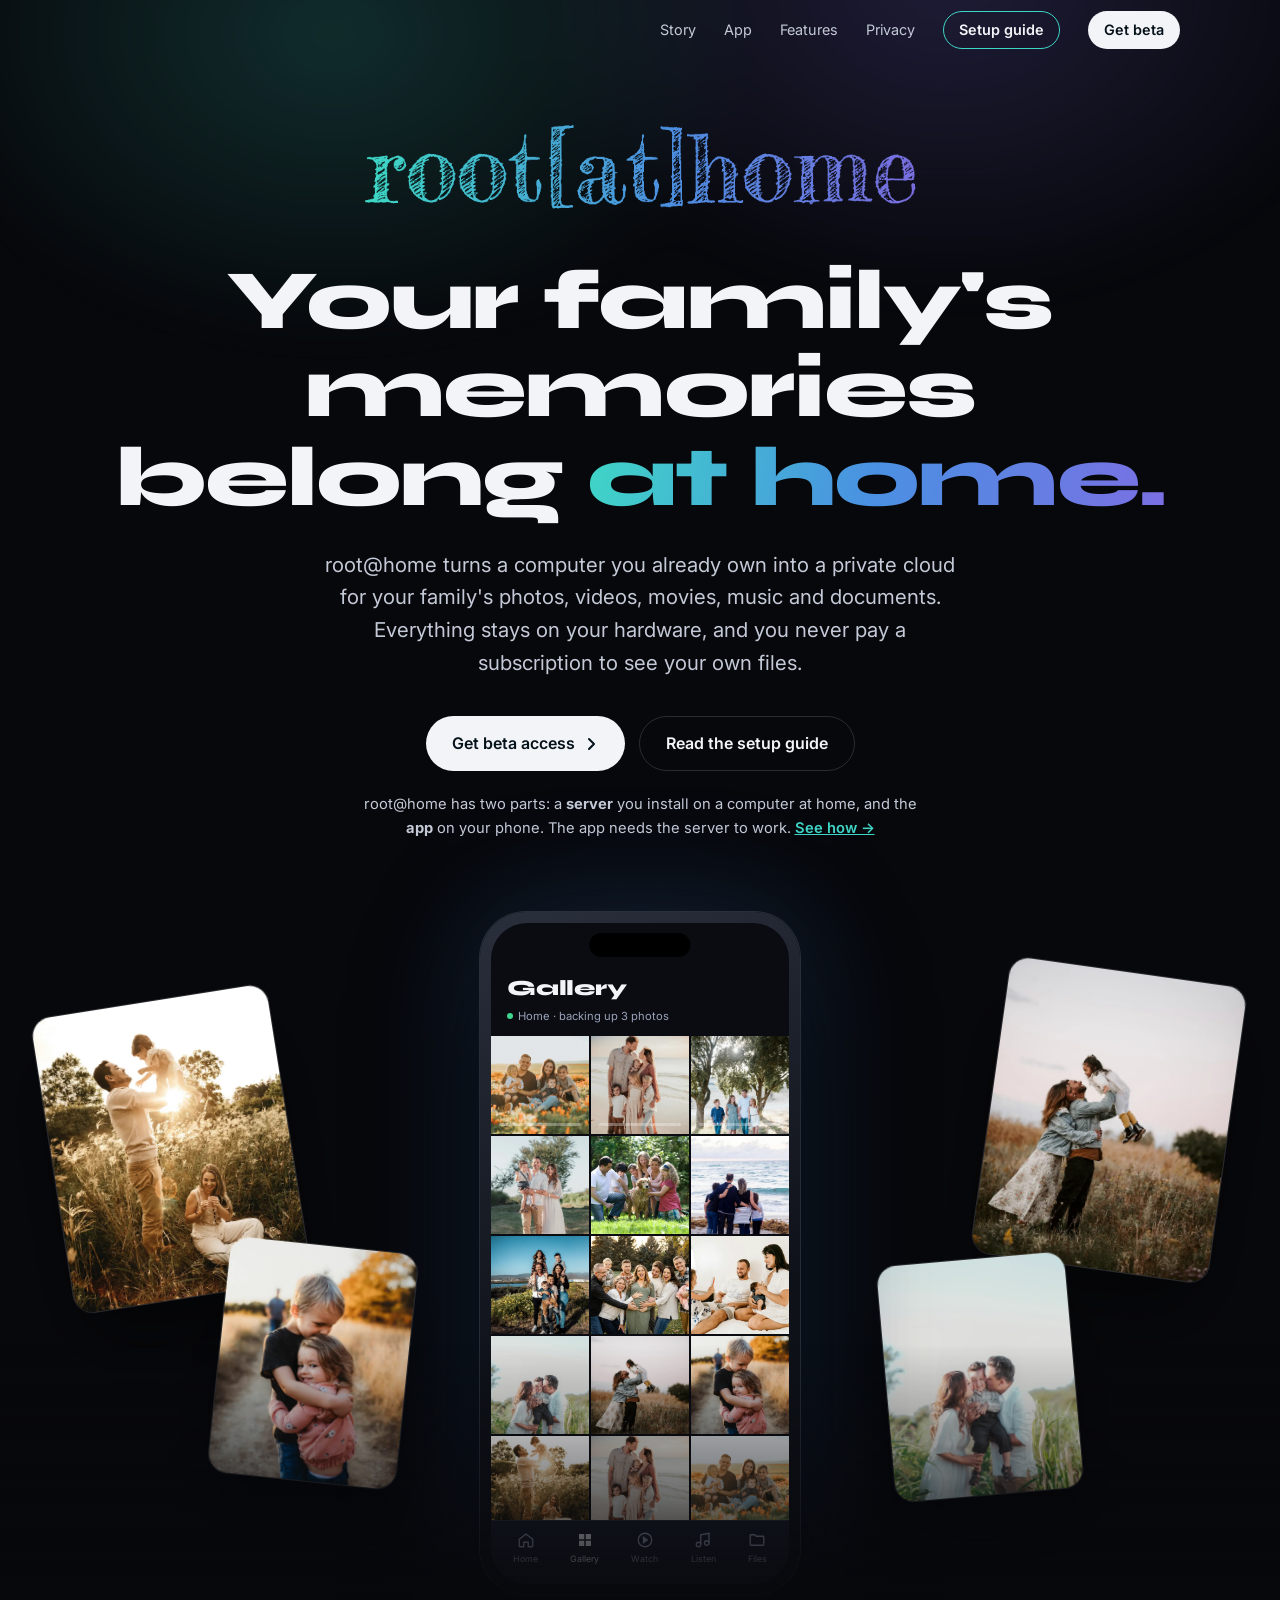
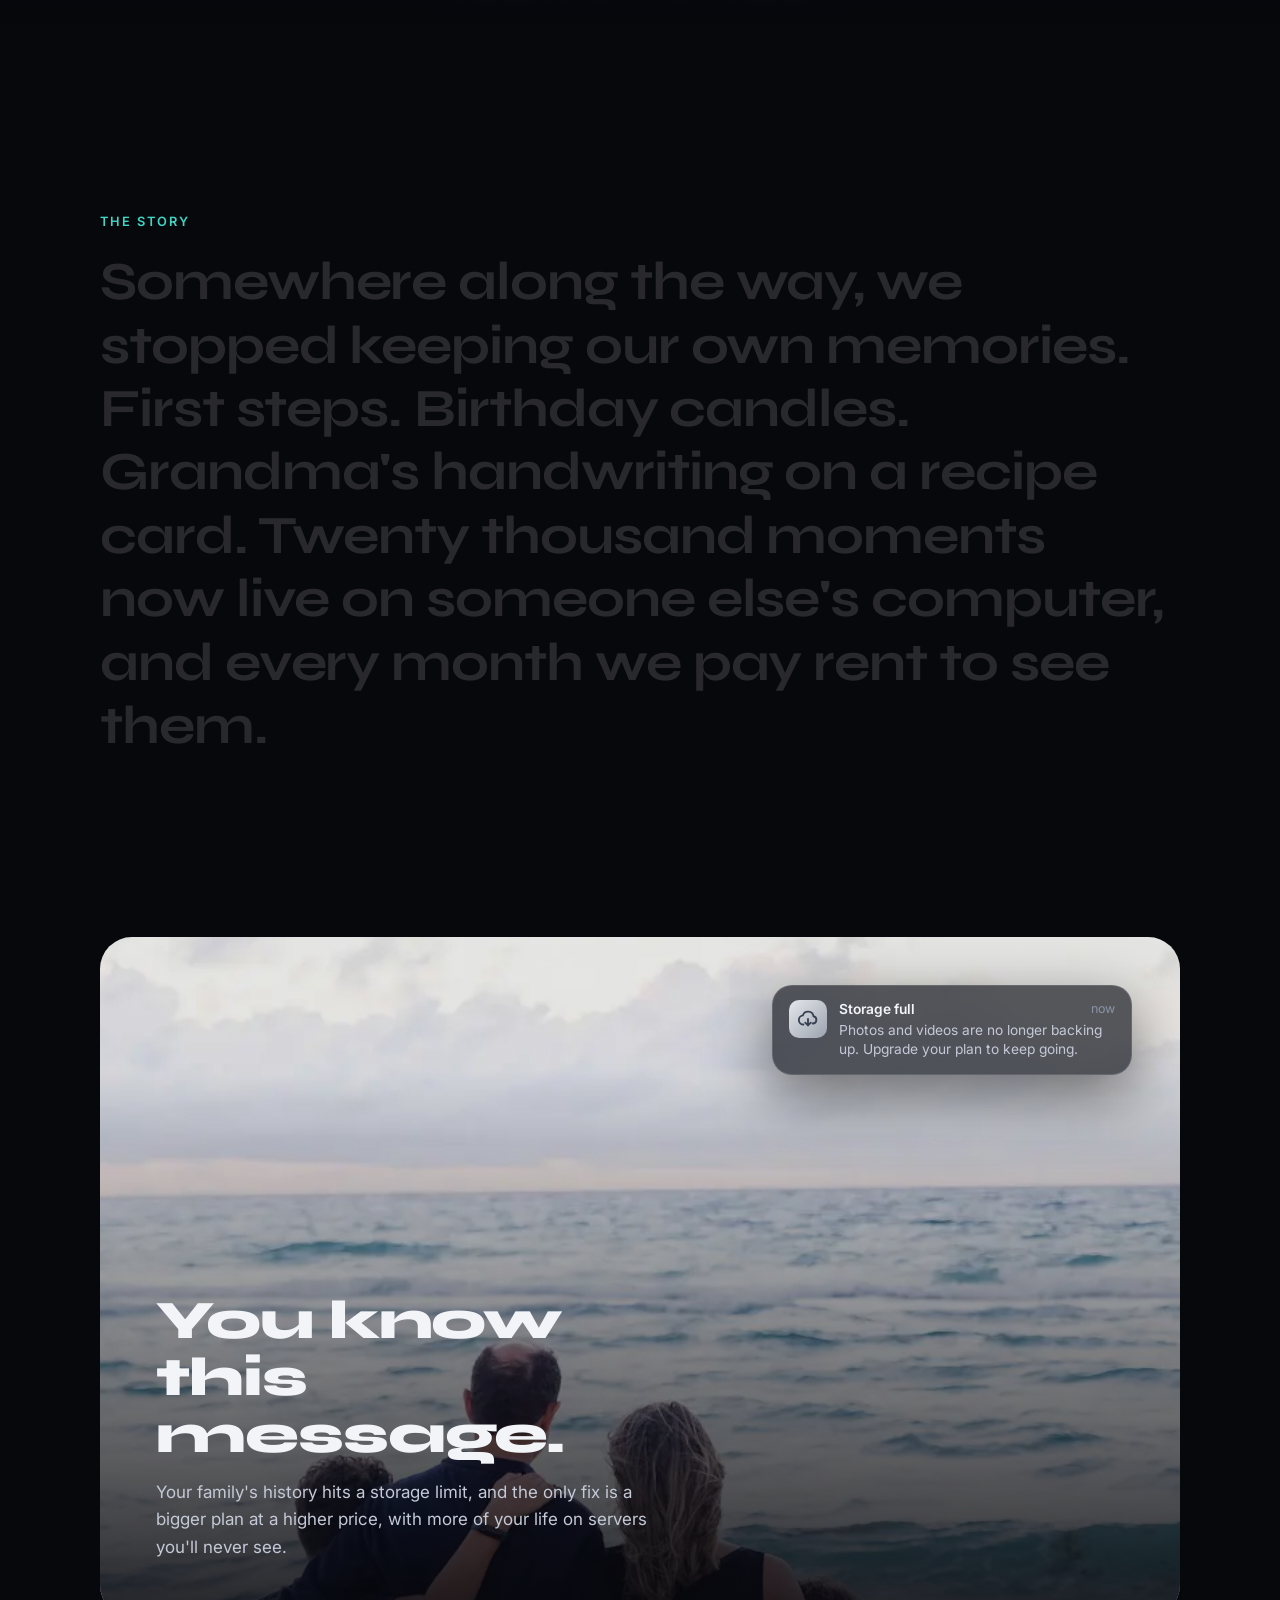
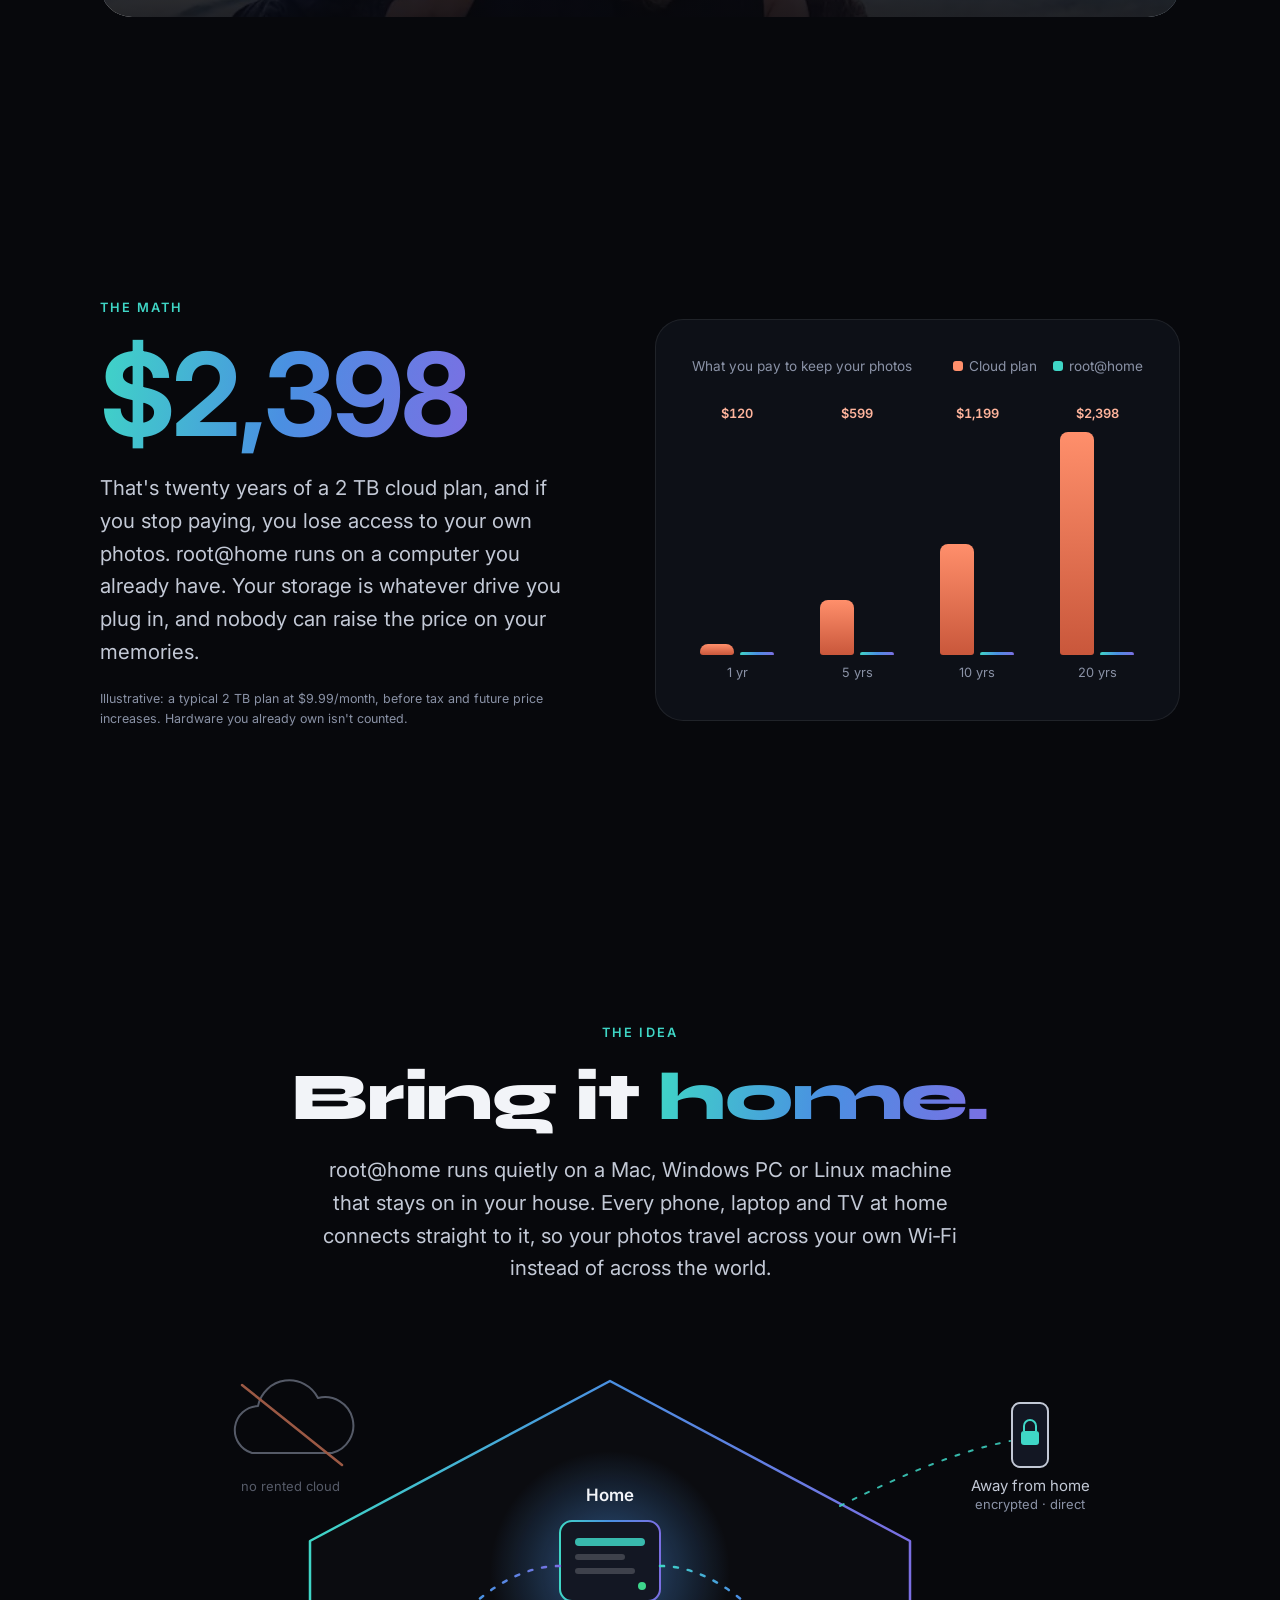
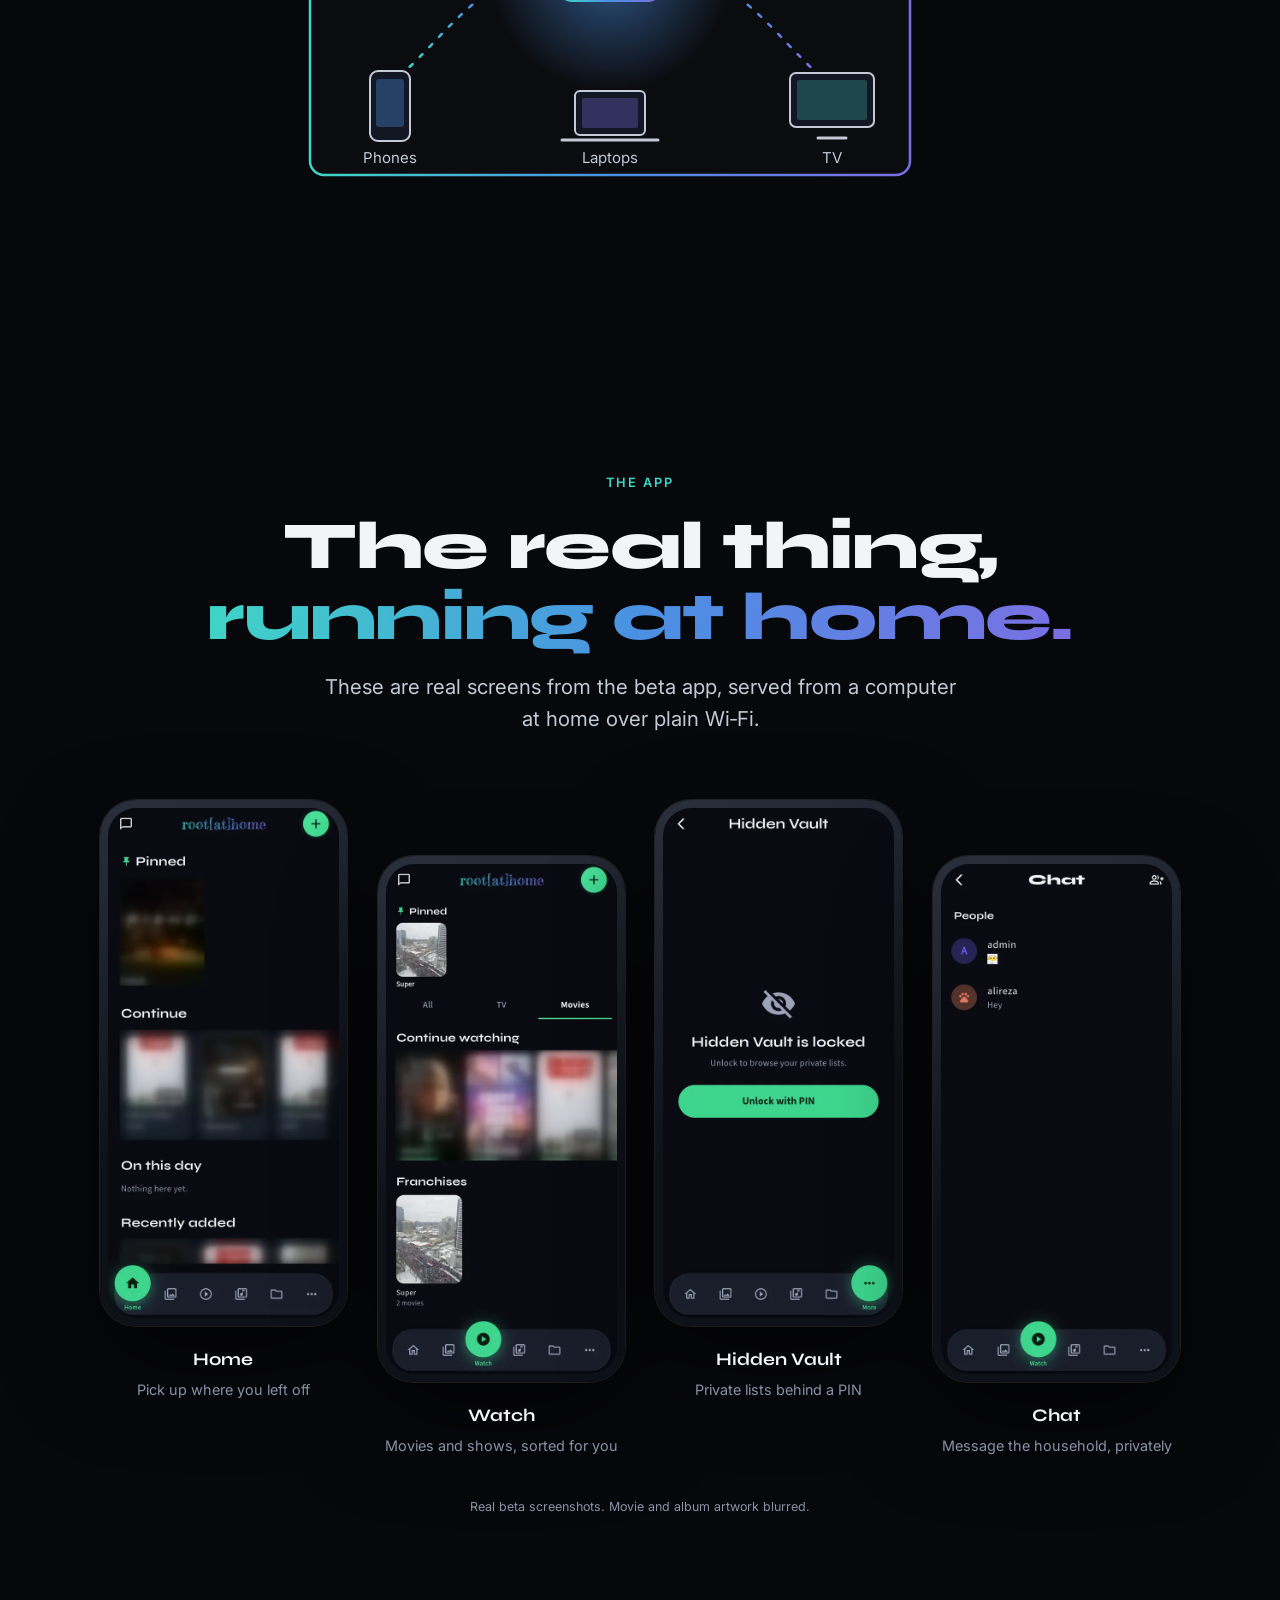
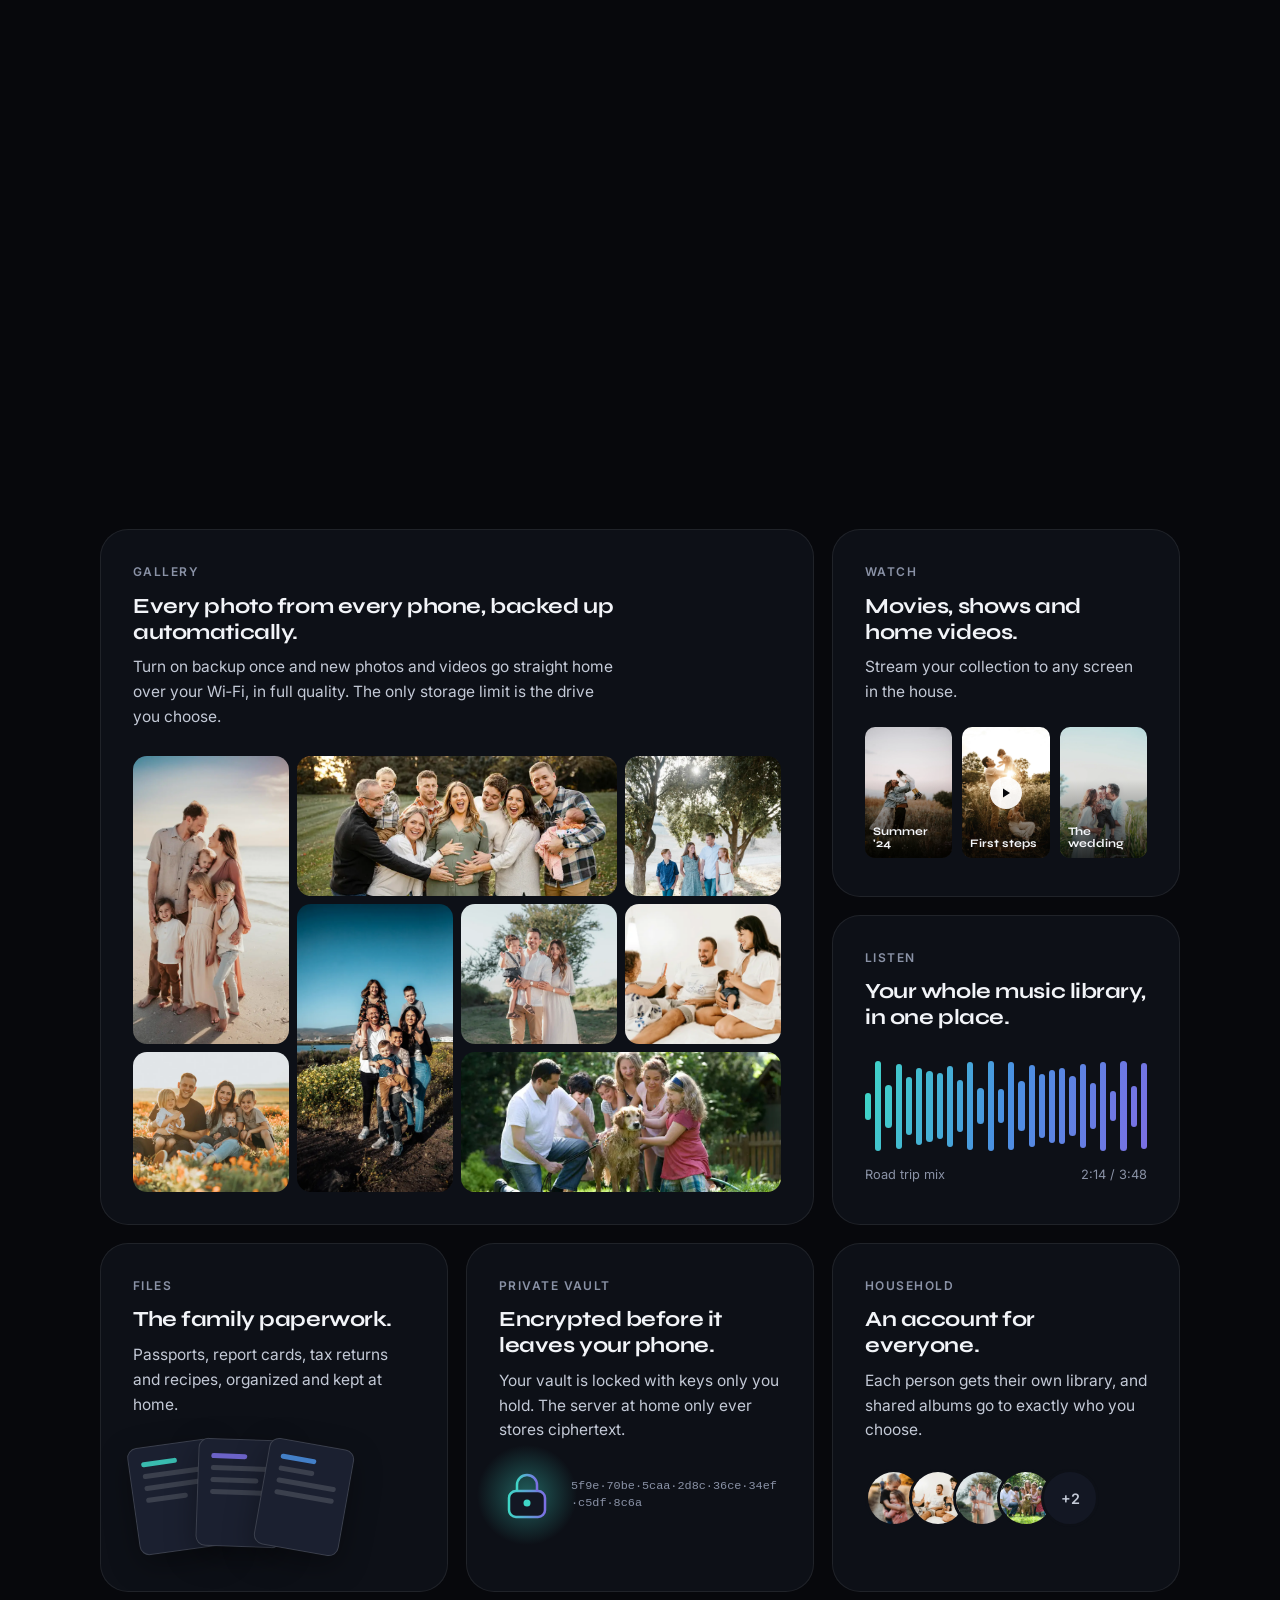
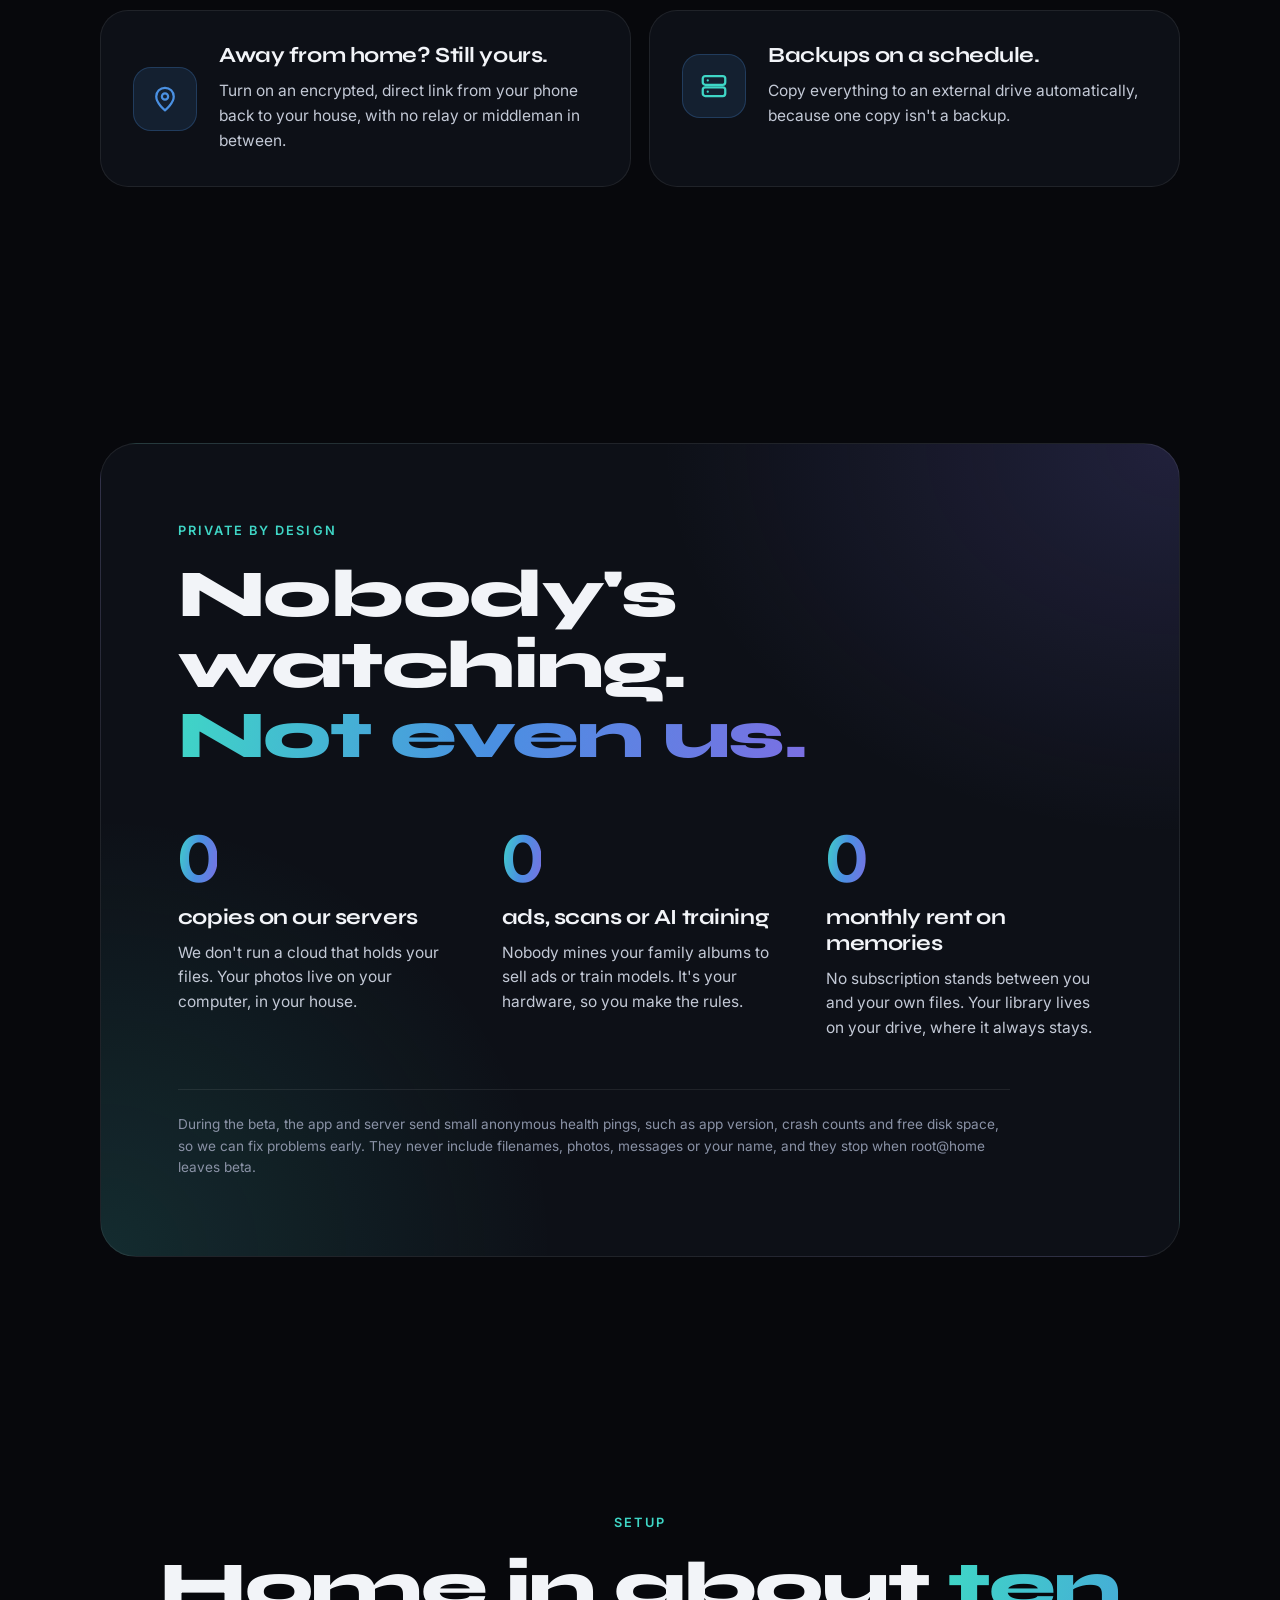
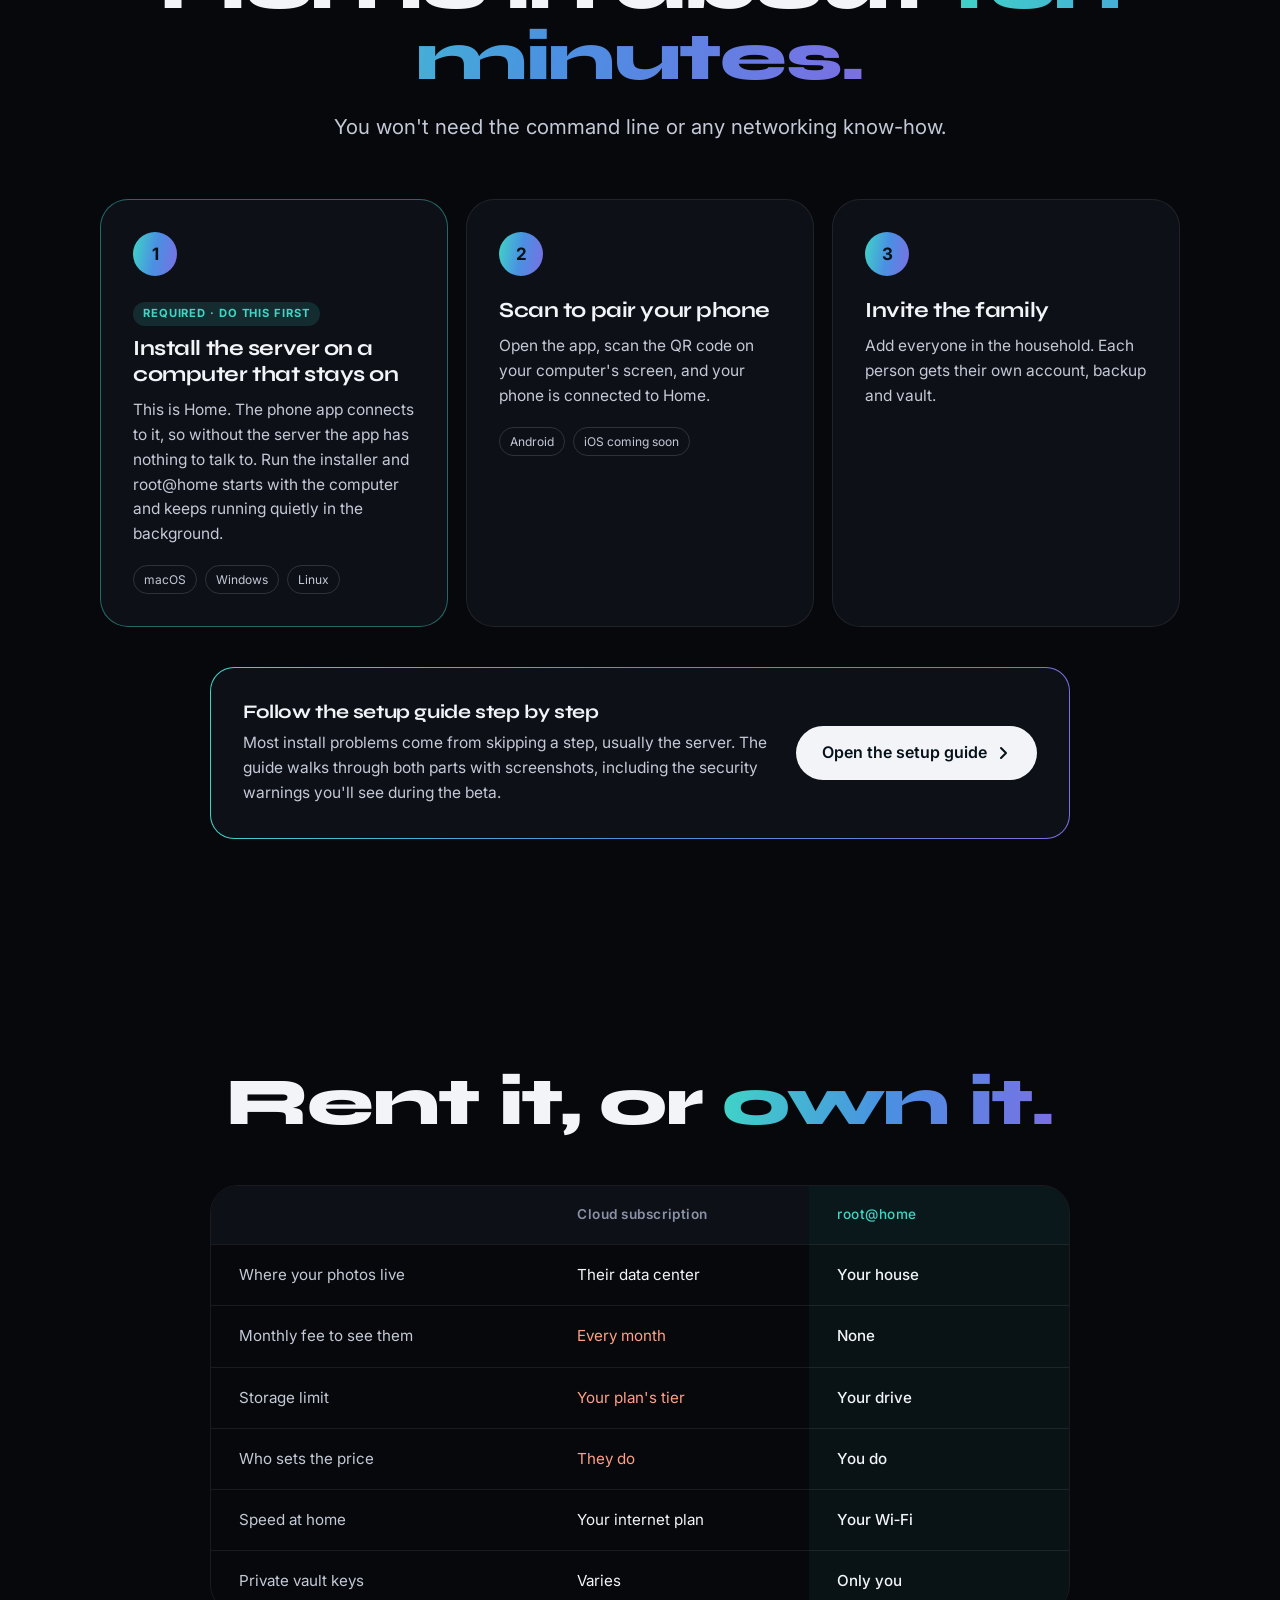
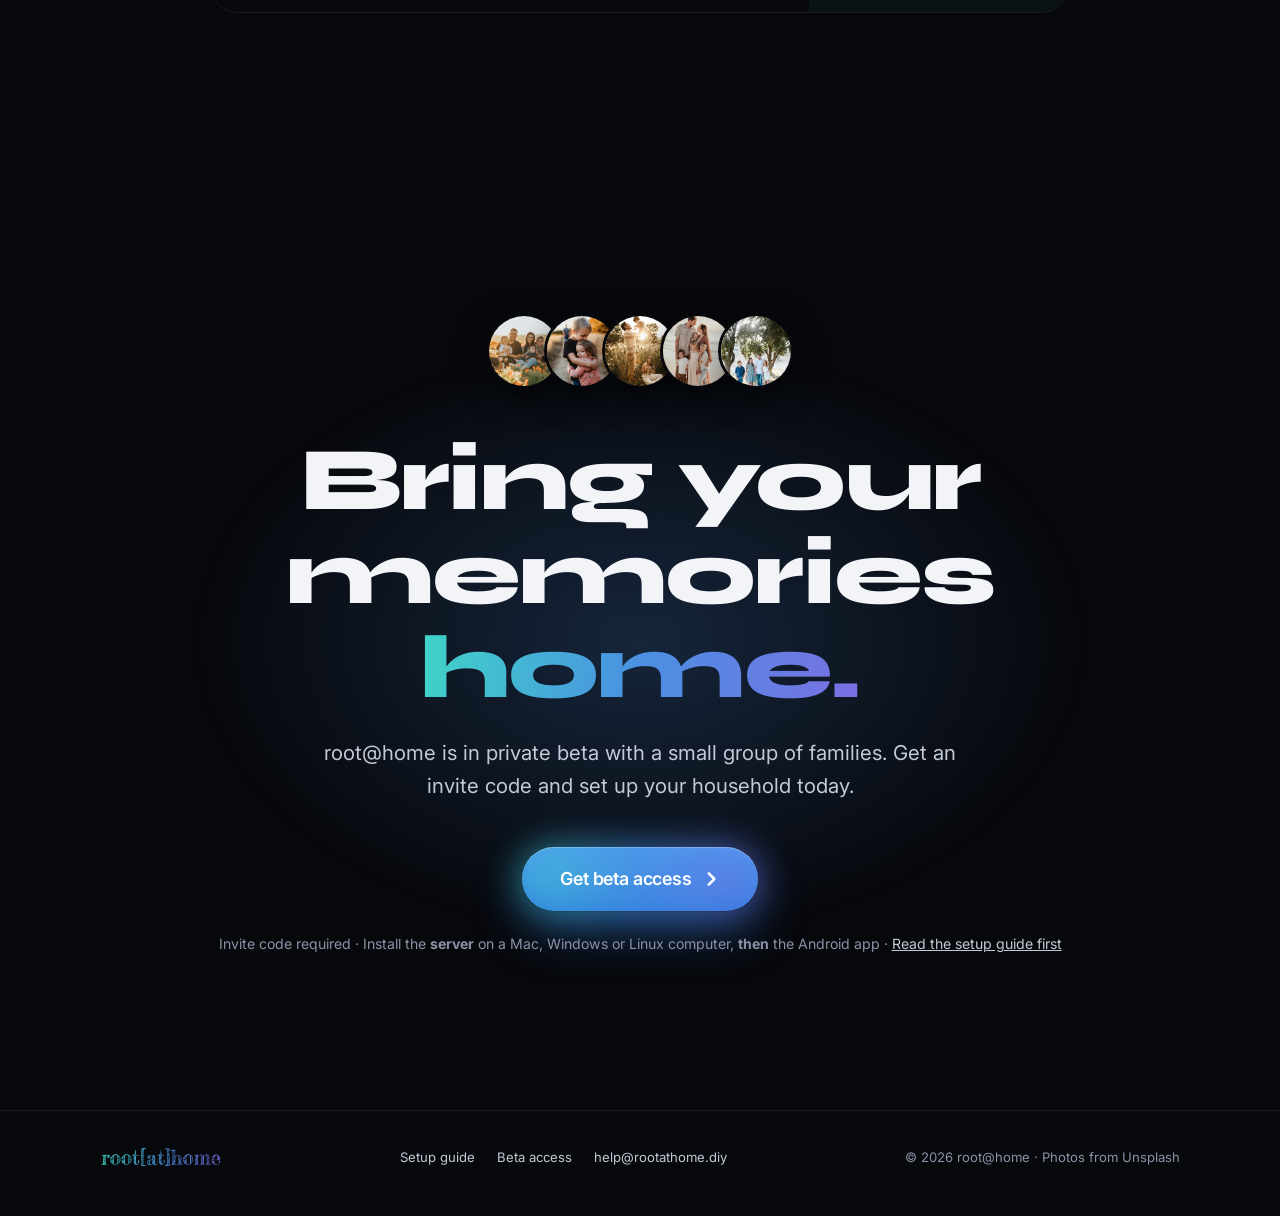
<file: index.html>
<!DOCTYPE html>
<html lang="en">
<head>
  <meta charset="utf-8">
  <meta name="viewport" content="width=device-width, initial-scale=1, viewport-fit=cover">
  <title>root@home — Your family's memories, at home</title>
  <meta name="description" content="root@home turns a computer you already own into a private home cloud for your family's photos, videos, movies, music and documents. No subscription to see your own memories.">
  <meta name="theme-color" content="#07080c">
  <meta property="og:title" content="root@home — Your family's memories, at home">
  <meta property="og:description" content="A private home cloud for your family's photos, videos, music and documents. On hardware you own. No monthly rent.">
  <meta property="og:image" content="https://rootathome.diy/assets/og-image.jpg">
  <meta property="og:url" content="https://rootathome.diy/">
  <meta name="twitter:card" content="summary_large_image">
  <link rel="icon" type="image/png" href="assets/icon-64.png">
  <link rel="apple-touch-icon" href="assets/apple-touch-icon.png">
  <link rel="preconnect" href="https://fonts.googleapis.com">
  <link rel="preconnect" href="https://fonts.gstatic.com" crossorigin>
  <link href="https://fonts.googleapis.com/css2?family=Inter:wght@400;500;600;700&family=Syne:wght@600;700;800&display=swap" rel="stylesheet">
  <style>
    :root {
      color-scheme: dark;
      --bg: #07080c;
      --bg-2: #0d1017;
      --surface: #131723;
      --line: rgba(255, 255, 255, 0.08);
      --line-2: rgba(255, 255, 255, 0.14);
      --ink: #f2f4f8;
      --ink-2: #c3c9d6;
      --muted: #8a92a6;
      --teal: #3fd6c6;
      --blue: #4a90e2;
      --violet: #7b6fe3;
      --app-green: #3dd68c;
      --grad: linear-gradient(100deg, var(--teal) 0%, var(--blue) 50%, var(--violet) 100%);
      --ease: cubic-bezier(0.22, 1, 0.36, 1);
      --display: "Syne", ui-sans-serif, system-ui, sans-serif;
      --body: "Inter", ui-sans-serif, system-ui, -apple-system, sans-serif;
      --max: 1160px;
      --gutter: clamp(16px, 4vw, 40px);
    }
    *, *::before, *::after { box-sizing: border-box; }
    html { scroll-behavior: smooth; -webkit-text-size-adjust: 100%; }
    body {
      margin: 0;
      background: var(--bg);
      color: var(--ink);
      font-family: var(--body);
      font-size: 17px;
      line-height: 1.6;
      -webkit-font-smoothing: antialiased;
      overflow-x: hidden;
    }
    img { display: block; max-width: 100%; }
    a { color: inherit; }
    .wrap { max-width: var(--max); margin: 0 auto; padding: 0 var(--gutter); }
    .grad-text {
      background: var(--grad);
      -webkit-background-clip: text;
      background-clip: text;
      color: transparent;
    }
    .eyebrow {
      font-size: 0.8rem;
      font-weight: 600;
      letter-spacing: 0.16em;
      text-transform: uppercase;
      color: var(--teal);
      margin: 0 0 18px;
    }
    h1, h2, h3 { font-family: var(--display); letter-spacing: -0.02em; margin: 0; line-height: 1.05; }
    h2 { font-size: clamp(2.2rem, 5.6vw, 4.2rem); font-weight: 800; }
    h3 { font-size: 1.35rem; font-weight: 700; line-height: 1.2; }
    .lede { font-size: clamp(1.05rem, 1.6vw, 1.3rem); color: var(--ink-2); max-width: 40rem; }
    section { position: relative; }

    /* Reveal on scroll */
    .reveal { opacity: 0; transform: translateY(28px); transition: opacity 1s var(--ease), transform 1s var(--ease); }
    .reveal.in { opacity: 1; transform: none; }
    .reveal.d1 { transition-delay: 0.08s; } .reveal.d2 { transition-delay: 0.16s; } .reveal.d3 { transition-delay: 0.24s; }

    /* ── Nav ─────────────────────────────── */
    .nav {
      position: fixed; inset: 0 0 auto 0; z-index: 50;
      transition: background 0.4s, border-color 0.4s;
      border-bottom: 1px solid transparent;
    }
    .nav.scrolled {
      background: rgba(7, 8, 12, 0.72);
      backdrop-filter: saturate(180%) blur(18px);
      -webkit-backdrop-filter: saturate(180%) blur(18px);
      border-color: var(--line);
    }
    .nav .wrap { display: flex; align-items: center; justify-content: space-between; height: 60px; }
    .nav-logo img { height: 22px; width: auto; opacity: 0; transition: opacity 0.4s; }
    .nav.scrolled .nav-logo img { opacity: 1; }
    .nav-links { display: flex; gap: 28px; align-items: center; font-size: 0.9rem; }
    .nav-links a { text-decoration: none; color: var(--ink-2); transition: color 0.2s; }
    .nav-links a:hover { color: var(--ink); }
    .nav-links .pill { color: #06121a; background: var(--ink); padding: 7px 16px; border-radius: 999px; font-weight: 600; }
    .nav-links .pill:hover { color: #06121a; background: #fff; }
    .nav-links .pill-ghost { color: var(--ink); border: 1px solid var(--teal); padding: 6px 15px; border-radius: 999px; font-weight: 600; }
    .nav-links .pill-ghost:hover { background: rgba(63, 214, 198, 0.12); }
    @media (max-width: 720px) { .nav-links { gap: 10px; } .nav-links a:not(.pill):not(.pill-ghost) { display: none; } }

    /* ── Hero ────────────────────────────── */
    .hero { padding: 120px 0 0; text-align: center; overflow: hidden; }
    .hero::before {
      content: ""; position: absolute; inset: -20% -10% auto; height: 900px; pointer-events: none;
      background:
        radial-gradient(40% 50% at 30% 40%, rgba(63, 214, 198, 0.18), transparent 70%),
        radial-gradient(40% 50% at 70% 35%, rgba(123, 111, 227, 0.20), transparent 70%);
      filter: blur(20px);
    }
    .hero-logo { width: min(560px, 82vw); height: auto; margin: 0 auto 44px; position: relative; }
    .hero h1 { font-size: clamp(2.4rem, 6.6vw, 5.4rem); font-weight: 800; position: relative; max-width: 15ch; margin: 0 auto; }
    .hero .lede { margin: 26px auto 0; position: relative; }
    .hero-ctas { display: flex; gap: 14px; justify-content: center; flex-wrap: wrap; margin-top: 36px; position: relative; }
    .btn {
      display: inline-flex; align-items: center; gap: 8px; text-decoration: none; font-weight: 600;
      padding: 14px 26px; border-radius: 999px; font-size: 1rem; transition: transform 0.3s var(--ease), box-shadow 0.3s, background 0.3s;
    }
    .btn-primary { background: var(--ink); color: #06121a; }
    .btn-primary:hover { transform: translateY(-2px); box-shadow: 0 12px 40px rgba(74, 144, 226, 0.35); }
    .btn-ghost { color: var(--ink); border: 1px solid var(--line-2); }
    .btn-ghost:hover { background: rgba(255, 255, 255, 0.06); }
    .btn svg { width: 16px; height: 16px; }
    .hero-hint { position: relative; margin: 22px auto 0; font-size: 0.92rem; color: var(--ink-2); max-width: 36rem; }
    .hero-hint a { color: var(--teal); font-weight: 600; }

    /* ── Setup guide callout ─────────────── */
    .guide-callout {
      margin: 40px auto 0; max-width: 860px; padding: clamp(22px, 4vw, 32px); border-radius: 24px; text-align: left;
      display: flex; gap: 24px; align-items: center; flex-wrap: wrap;
      background: linear-gradient(var(--bg-2), var(--bg-2)) padding-box, var(--grad) border-box;
      border: 1.5px solid transparent;
    }
    .guide-callout .txt { flex: 1 1 22rem; }
    .guide-callout h3 { font-size: 1.2rem; }
    .guide-callout p { margin: 8px 0 0; color: var(--ink-2); font-size: 0.97rem; }
    .guide-callout .btn { flex: 0 0 auto; }
    .req-tag { display: inline-block; font-size: 0.7rem; font-weight: 700; letter-spacing: 0.08em; text-transform: uppercase; padding: 3px 10px; border-radius: 999px; background: rgba(63, 214, 198, 0.14); color: var(--teal); margin-bottom: 10px; }
    .step.required { border-color: rgba(63, 214, 198, 0.45); }

    /* ── Before-download modal ───────────── */
    .gate { position: fixed; inset: 0; z-index: 100; display: grid; place-items: center; padding: 16px; background: rgba(4, 5, 8, 0.72); backdrop-filter: blur(8px); -webkit-backdrop-filter: blur(8px); }
    .gate[hidden] { display: none; }
    .gate-card { width: 100%; max-width: 30rem; max-height: calc(100vh - 32px); overflow-y: auto; border-radius: 24px; padding: clamp(22px, 5vw, 34px); background: var(--surface); border: 1px solid var(--line-2); box-shadow: 0 30px 80px rgba(0, 0, 0, 0.6); }
    .gate-card h2 { font-size: 1.6rem; }
    .gate-card > p { color: var(--ink-2); font-size: 0.97rem; margin: 12px 0 0; }
    .gate-list { list-style: none; padding: 0; margin: 20px 0 0; display: grid; gap: 12px; }
    .gate-list li { display: flex; gap: 14px; align-items: flex-start; padding: 14px 16px; border-radius: 16px; background: var(--bg-2); border: 1px solid var(--line); }
    .gate-list .n { flex: 0 0 30px; height: 30px; border-radius: 50%; display: grid; place-items: center; font-weight: 700; font-size: 0.9rem; background: var(--grad); color: #06121a; }
    .gate-list b { display: block; color: var(--ink); }
    .gate-list span { font-size: 0.9rem; color: var(--ink-2); }
    .gate-actions { display: flex; gap: 12px; flex-wrap: wrap; margin-top: 24px; }
    .gate-actions .btn { flex: 1 1 auto; justify-content: center; }

    .hero-stage { position: relative; height: clamp(520px, 64vw, 720px); margin-top: 72px; }
    .polaroid {
      position: absolute; width: clamp(140px, 19vw, 240px); aspect-ratio: 4 / 5; border-radius: 20px; overflow: hidden;
      box-shadow: 0 40px 80px rgba(0, 0, 0, 0.55); border: 1px solid var(--line-2);
      transform: translateY(var(--py, 0px)) rotate(var(--r));
      will-change: transform;
    }
    .polaroid img { width: 100%; height: 100%; object-fit: cover; }
    .p1 { left: 4%; top: 12%; --r: -9deg; }
    .p2 { left: 17%; top: 46%; --r: 6deg; width: clamp(120px, 15vw, 190px); }
    .p3 { right: 4%; top: 8%; --r: 8deg; }
    .p4 { right: 16%; top: 48%; --r: -5deg; width: clamp(120px, 15vw, 190px); }

    .phone {
      position: absolute; left: 50%; top: 0; transform: translateX(-50%);
      width: clamp(250px, 26vw, 320px); aspect-ratio: 9 / 19.2; border-radius: 46px; padding: 11px;
      background: linear-gradient(160deg, #2a2f3c, #0e1118 60%);
      box-shadow: 0 0 0 1px rgba(255, 255, 255, 0.12), 0 60px 120px rgba(0, 0, 0, 0.7), 0 0 120px rgba(74, 144, 226, 0.25);
      z-index: 2;
    }
    .screen { width: 100%; height: 100%; border-radius: 36px; overflow: hidden; background: #0a0c12; position: relative; display: flex; flex-direction: column; }
    .notch { position: absolute; top: 10px; left: 50%; transform: translateX(-50%); width: 34%; height: 24px; border-radius: 20px; background: #000; z-index: 3; }
    .app-top { padding: 48px 16px 10px; text-align: left; }
    .app-top b { font-family: var(--display); font-size: 1.35rem; font-weight: 800; letter-spacing: -0.01em; }
    .app-top small { display: block; color: #9aa3b8; font-size: 0.7rem; margin-top: 2px; }
    .app-top small i { display: inline-block; width: 6px; height: 6px; border-radius: 50%; background: var(--app-green); margin-right: 5px; vertical-align: 1px; }
    .app-grid { display: grid; grid-template-columns: repeat(3, 1fr); gap: 2px; flex: 1; align-content: start; overflow: hidden; }
    .app-grid div { aspect-ratio: 1; background-size: cover; background-position: center; }
    .app-grid .up { position: relative; }
    .app-grid .up::after { content: ""; position: absolute; left: 8px; right: 8px; bottom: 8px; height: 3px; border-radius: 3px; background: rgba(255, 255, 255, 0.3); }
    .app-grid .up::before {
      content: ""; position: absolute; left: 8px; bottom: 8px; height: 3px; border-radius: 3px; z-index: 1;
      background: var(--app-green); width: 0; animation: upload 3.2s var(--ease) infinite;
    }
    .app-grid .up:nth-child(2)::before { animation-delay: 0.6s; }
    .app-grid .up:nth-child(3)::before { animation-delay: 1.2s; }
    @keyframes upload { 0% { width: 0; } 75%, 100% { width: calc(100% - 16px); } }
    .app-tabs {
      display: flex; justify-content: space-around; padding: 10px 6px 18px; border-top: 1px solid var(--line);
      background: rgba(26, 31, 44, 0.95); font-size: 0.55rem; color: #9aa3b8;
    }
    .app-tabs span { display: flex; flex-direction: column; align-items: center; gap: 3px; }
    .app-tabs span.on { color: var(--ink); }
    .app-tabs svg { width: 18px; height: 18px; }
    .hero-fade { position: absolute; left: 0; right: 0; bottom: 0; height: 40%; background: linear-gradient(transparent, var(--bg)); z-index: 3; pointer-events: none; }
    @media (max-width: 720px) {
      .p2, .p4 { display: none; }
      .p1 { left: -8%; top: 22%; } .p3 { right: -8%; top: 30%; }
    }

    /* ── Story (scroll-lit words) ────────── */
    .story { padding: clamp(80px, 14vw, 180px) 0; }
    .story-text {
      font-family: var(--display); font-weight: 700; font-size: clamp(1.7rem, 4.2vw, 3.4rem); line-height: 1.18;
      letter-spacing: -0.02em; margin: 0; max-width: 24em;
    }
    .story-text .w { color: rgba(242, 244, 248, 0.14); transition: color 0.25s linear; }
    .story-text .w.lit { color: var(--ink); }
    .story-text .w.hl.lit { color: var(--teal); }

    /* ── The moment (photo + notification) ── */
    .moment { padding: 0 0 clamp(80px, 12vw, 160px); }
    .moment-card { position: relative; border-radius: 32px; overflow: hidden; min-height: clamp(480px, 60vw, 680px); display: flex; align-items: flex-end; }
    .moment-card > img { position: absolute; inset: 0; width: 100%; height: 100%; object-fit: cover; object-position: center 30%; transform: scale(var(--s, 1.08)); }
    .moment-card::after { content: ""; position: absolute; inset: 0; background: linear-gradient(180deg, rgba(7,8,12,0.1) 20%, rgba(7,8,12,0.88) 100%); }
    .moment-copy { position: relative; z-index: 2; padding: clamp(24px, 5vw, 56px); max-width: 38rem; }
    .moment-copy h2 { font-size: clamp(1.9rem, 4.4vw, 3.4rem); }
    .moment-copy p { color: var(--ink-2); margin: 16px 0 0; }
    .notif {
      position: absolute; z-index: 2; top: clamp(20px, 5vw, 48px); right: clamp(16px, 5vw, 48px);
      width: min(360px, calc(100% - 32px)); padding: 14px 16px; border-radius: 20px;
      background: rgba(30, 32, 40, 0.72); backdrop-filter: blur(24px) saturate(160%); -webkit-backdrop-filter: blur(24px) saturate(160%);
      border: 1px solid rgba(255, 255, 255, 0.12); box-shadow: 0 20px 60px rgba(0, 0, 0, 0.5);
      display: grid; grid-template-columns: 38px 1fr; gap: 12px; font-size: 0.86rem; line-height: 1.4;
      transform: translateY(-20px) scale(0.96); opacity: 0; transition: all 0.8s var(--ease) 0.5s;
    }
    .in .notif { transform: none; opacity: 1; }
    .notif .ic { width: 38px; height: 38px; border-radius: 10px; background: linear-gradient(135deg, #e5e7eb, #9ca3af); display: grid; place-items: center; }
    .notif .ic svg { width: 22px; height: 22px; }
    .notif b { display: flex; justify-content: space-between; font-weight: 600; }
    .notif b span { color: var(--muted); font-weight: 400; font-size: 0.78rem; }
    .notif p { margin: 2px 0 0; color: var(--ink-2); }

    /* ── Rent math ───────────────────────── */
    .rent { padding: clamp(60px, 10vw, 140px) 0; }
    .rent-grid { display: grid; grid-template-columns: 1fr 1.1fr; gap: clamp(32px, 6vw, 80px); align-items: center; }
    .big-number { font-family: var(--body); font-weight: 700; font-size: clamp(3.6rem, 9vw, 7.4rem); line-height: 1; letter-spacing: -0.05em; font-variant-numeric: tabular-nums; }
    .rent .lede { margin-top: 20px; }
    .footnote { font-size: 0.78rem; color: var(--muted); margin-top: 18px; }
    .chart { background: var(--bg-2); border: 1px solid var(--line); border-radius: 28px; padding: clamp(22px, 4vw, 36px); }
    .chart-title { display: flex; justify-content: space-between; font-size: 0.85rem; color: var(--muted); margin-bottom: 26px; gap: 12px; flex-wrap: wrap; }
    .legend { display: flex; gap: 16px; }
    .legend i { display: inline-block; width: 10px; height: 10px; border-radius: 3px; margin-right: 6px; }
    .bars { display: grid; grid-template-columns: repeat(4, 1fr); gap: clamp(10px, 3vw, 28px); height: 280px; }
    .bar-col { display: flex; flex-direction: column; align-items: center; height: 100%; gap: 8px; }
    .bar-pair { display: flex; gap: 6px; align-items: flex-end; flex: 1; width: 100%; justify-content: center; }
    .bar { width: min(34px, 40%); border-radius: 8px 8px 3px 3px; height: 0; transition: height 1.4s var(--ease); }
    .bar.cloud { background: linear-gradient(180deg, #ff8f6b, #c9573b); }
    .bar.home { background: var(--grad); height: 3px; }
    .bar-val { font-size: 0.8rem; font-weight: 600; color: #ffb49c; opacity: 0; transition: opacity 0.6s 1s; font-variant-numeric: tabular-nums; }
    .in .bar-val { opacity: 1; }
    .bar-lbl { font-size: 0.8rem; color: var(--muted); }
    @media (max-width: 860px) { .rent-grid { grid-template-columns: 1fr; } }

    /* ── Bring it home (diagram) ─────────── */
    .home-sec { padding: clamp(80px, 12vw, 160px) 0; text-align: center; overflow: hidden; }
    .home-sec .lede { margin: 22px auto 0; }
    .diagram { margin: 56px auto 0; max-width: 900px; }
    .diagram svg { width: 100%; height: auto; overflow: visible; }
    .flow { stroke-dasharray: 4 10; animation: flow 1.6s linear infinite; }
    @keyframes flow { to { stroke-dashoffset: -28; } }
    .pulse { animation: pulse 2.8s ease-in-out infinite; transform-origin: center; transform-box: fill-box; }
    @keyframes pulse { 0%, 100% { opacity: 0.35; transform: scale(0.92); } 50% { opacity: 0.9; transform: scale(1.06); } }
    .diagram text { font-family: var(--body); fill: var(--ink-2); font-size: 15px; }
    .diagram .t-strong { fill: var(--ink); font-weight: 600; font-size: 17px; }
    .diagram .t-dim { fill: var(--muted); font-size: 13px; }

    /* ── Real app showcase ───────────────── */
    .showcase { padding: clamp(40px, 8vw, 100px) 0 clamp(60px, 10vw, 140px); overflow: hidden; }
    .showcase header { text-align: center; }
    .showcase header .lede { margin: 18px auto 0; }
    .shots {
      display: grid; grid-template-columns: repeat(4, 1fr); gap: clamp(16px, 2.4vw, 32px);
      margin-top: 64px; align-items: start;
    }
    .shot { margin: 0; }
    .shot:nth-child(even) { margin-top: 56px; }
    .shot-frame {
      border-radius: 36px; padding: 8px; background: linear-gradient(160deg, #2a2f3c, #0e1118 60%);
      box-shadow: 0 0 0 1px rgba(255, 255, 255, 0.1), 0 40px 90px rgba(0, 0, 0, 0.6);
      transition: transform 0.6s var(--ease), box-shadow 0.6s var(--ease);
    }
    .shot:hover .shot-frame { transform: translateY(-6px); box-shadow: 0 0 0 1px rgba(255, 255, 255, 0.16), 0 50px 100px rgba(0, 0, 0, 0.7), 0 0 80px rgba(74, 144, 226, 0.2); }
    .shot-frame img { width: 100%; height: auto; aspect-ratio: 540 / 1192; border-radius: 28px; background: #0a0c12; }
    .shot figcaption { margin-top: 20px; text-align: center; }
    .shot figcaption b { display: block; font-family: var(--display); font-size: 1.1rem; font-weight: 700; }
    .shot figcaption span { display: block; color: var(--muted); font-size: 0.9rem; margin-top: 4px; }
    .shots-note { text-align: center; color: var(--muted); font-size: 0.78rem; margin-top: 40px; }
    @media (max-width: 860px) {
      .shots {
        display: flex; overflow-x: auto; scroll-snap-type: x mandatory; gap: 16px;
        margin: 48px calc(-1 * var(--gutter)) 0; padding: 0 var(--gutter) 24px; scrollbar-width: none;
      }
      .shots::-webkit-scrollbar { display: none; }
      .shot { flex: 0 0 min(64vw, 260px); scroll-snap-align: center; }
      .shot:nth-child(even) { margin-top: 0; }
    }

    /* ── Features bento ──────────────────── */
    .features { padding: clamp(60px, 10vw, 140px) 0; }
    .features header { max-width: 44rem; margin-bottom: 48px; }
    .features header .lede { margin-top: 18px; }
    .bento { display: grid; grid-template-columns: repeat(6, 1fr); gap: 18px; }
    .card {
      position: relative; background: var(--bg-2); border: 1px solid var(--line); border-radius: 28px;
      padding: clamp(22px, 3vw, 32px); overflow: hidden; min-height: 280px;
      transition: border-color 0.4s, transform 0.5s var(--ease), opacity 1s var(--ease);
    }
    .card:hover { border-color: var(--line-2); }
    .card p { color: var(--ink-2); margin: 10px 0 0; font-size: 0.97rem; max-width: 30rem; }
    .card .tag { font-size: 0.75rem; font-weight: 600; letter-spacing: 0.12em; text-transform: uppercase; color: var(--muted); margin-bottom: 12px; }
    .c-gallery { grid-column: span 4; grid-row: span 2; display: flex; flex-direction: column; }
    .c-watch, .c-listen, .c-files, .c-vault, .c-family { grid-column: span 2; }
    .c-away, .c-backup { grid-column: span 3; min-height: 0; }
    @media (max-width: 960px) {
      .c-gallery { grid-column: span 6; }
      .c-watch, .c-listen, .c-files, .c-vault, .c-family, .c-away, .c-backup { grid-column: span 3; }
      .c-family { grid-column: span 6; }
    }
    @media (max-width: 620px) { .bento > .card { grid-column: span 6; } }
    .mosaic { display: grid; grid-auto-flow: dense; grid-template-columns: repeat(4, 1fr); grid-auto-rows: clamp(80px, 11vw, 140px); gap: 8px; margin-top: 26px; flex: 1; }
    .mosaic img { width: 100%; height: 100%; object-fit: cover; border-radius: 14px; }
    .mosaic .tall { grid-row: span 2; }
    .mosaic .wide { grid-column: span 2; }
    .posters { display: flex; gap: 10px; margin-top: 22px; }
    .poster { flex: 1; aspect-ratio: 2 / 3; border-radius: 10px; position: relative; overflow: hidden; display: flex; align-items: flex-end; padding: 8px; font-family: var(--display); font-weight: 700; font-size: 0.72rem; line-height: 1.1; }
    .poster img { position: absolute; inset: 0; width: 100%; height: 100%; object-fit: cover; }
    .poster::after { content: ""; position: absolute; inset: 0; background: linear-gradient(transparent 40%, rgba(0,0,0,0.75)); }
    .poster span { position: relative; z-index: 1; }
    .play { position: absolute; z-index: 2; top: 50%; left: 50%; transform: translate(-50%, -50%); width: 32px; height: 32px; border-radius: 50%; background: rgba(255,255,255,0.92); display: grid; place-items: center; }
    .wave { display: flex; align-items: center; gap: 4px; height: 90px; margin-top: 30px; }
    .wave i { flex: 1; border-radius: 4px; background: var(--grad); background-size: 2800% 100%; animation: wave 1.3s ease-in-out infinite; }
    @keyframes wave { 0%, 100% { transform: scaleY(0.3); } 50% { transform: scaleY(1); } }
    .now-playing { display: flex; justify-content: space-between; font-size: 0.8rem; color: var(--muted); margin-top: 14px; }
    .docs { position: relative; height: 116px; margin-top: 26px; }
    .doc { position: absolute; width: 86px; height: 108px; border-radius: 10px; background: #1b2030; border: 1px solid var(--line-2); padding: 14px 12px; box-shadow: 0 10px 30px rgba(0,0,0,0.35); }
    .doc i { display: block; height: 5px; border-radius: 3px; background: rgba(255,255,255,0.14); margin-bottom: 7px; }
    .doc i:first-child { width: 60%; background: var(--teal); opacity: 0.85; }
    .doc:nth-child(1) { left: 0; transform: rotate(-8deg); }
    .doc:nth-child(2) { left: 64px; transform: rotate(2deg); top: -4px; }
    .doc:nth-child(2) i:first-child { background: var(--violet); }
    .doc:nth-child(3) { left: 128px; transform: rotate(10deg); }
    .doc:nth-child(3) i:first-child { background: var(--blue); }
    .vault-vis { display: flex; align-items: center; gap: 16px; margin-top: 24px; }
    .lock { flex: 0 0 56px; height: 56px; position: relative; }
    .lock::before { content: ""; position: absolute; inset: -22px; background: radial-gradient(closest-side, rgba(63, 214, 198, 0.4), transparent); animation: pulse 3s ease-in-out infinite; }
    .lock svg { position: relative; width: 100%; height: 100%; }
    .cipher { font-family: ui-monospace, SFMono-Regular, Menlo, monospace; font-size: 0.74rem; color: var(--muted); word-break: break-all; line-height: 1.5; }
    .avatars { display: flex; margin-top: 26px; }
    .avatars img { width: 58px; height: 58px; border-radius: 50%; object-fit: cover; border: 3px solid var(--bg-2); margin-left: -14px; }
    .avatars img:first-child { margin-left: 0; }
    .avatars .more { width: 58px; height: 58px; border-radius: 50%; margin-left: -14px; border: 3px solid var(--bg-2); background: var(--surface); display: grid; place-items: center; font-weight: 600; font-size: 0.9rem; color: var(--ink-2); }
    .card-row { display: flex; gap: 22px; align-items: center; }
    .card-row .ico { flex: 0 0 64px; height: 64px; border-radius: 18px; display: grid; place-items: center; background: rgba(74, 144, 226, 0.12); border: 1px solid rgba(74, 144, 226, 0.25); }
    .card-row .ico svg { width: 30px; height: 30px; }
    @media (max-width: 480px) { .card-row { flex-direction: column; align-items: flex-start; } }

    /* ── Privacy promises ────────────────── */
    .privacy { padding: clamp(60px, 10vw, 140px) 0; }
    .privacy-inner {
      border-radius: 36px; padding: clamp(28px, 6vw, 80px); position: relative; overflow: hidden;
      background: radial-gradient(80% 80% at 100% 0%, rgba(123, 111, 227, 0.18), transparent 60%), radial-gradient(70% 90% at 0% 100%, rgba(63, 214, 198, 0.14), transparent 60%), var(--bg-2);
      border: 1px solid var(--line);
    }
    .promises { display: grid; grid-template-columns: repeat(3, 1fr); gap: clamp(20px, 4vw, 48px); margin-top: 56px; }
    .promise .num { font-family: var(--body); font-weight: 700; font-size: 4rem; line-height: 1; letter-spacing: -0.04em; display: inline-block; }
    .promise h3 { margin-top: 14px; }
    .promise p { color: var(--ink-2); font-size: 0.97rem; margin: 10px 0 0; }
    .beta-note { margin: 48px 0 0; padding-top: 24px; border-top: 1px solid var(--line); font-size: 0.85rem; color: var(--muted); max-width: 52rem; }
    @media (max-width: 860px) { .promises { grid-template-columns: 1fr; } }

    /* ── Steps ───────────────────────────── */
    .steps { padding: clamp(60px, 10vw, 140px) 0; }
    .steps header { text-align: center; }
    .steps header .lede { margin: 18px auto 0; }
    .step-list { display: grid; grid-template-columns: repeat(3, 1fr); gap: 18px; margin-top: 56px; }
    .step { border-radius: 28px; padding: 32px; background: var(--bg-2); border: 1px solid var(--line); }
    .step .n { width: 44px; height: 44px; border-radius: 50%; display: grid; place-items: center; font-weight: 700; background: var(--grad); color: #06121a; margin-bottom: 22px; }
    .step p { color: var(--ink-2); font-size: 0.97rem; margin: 10px 0 0; }
    .step .os { display: flex; gap: 8px; flex-wrap: wrap; margin-top: 18px; }
    .step .os span { font-size: 0.75rem; padding: 4px 10px; border-radius: 999px; border: 1px solid var(--line-2); color: var(--ink-2); }
    @media (max-width: 860px) { .step-list { grid-template-columns: 1fr; } }

    /* ── Compare ─────────────────────────── */
    .compare { padding: clamp(40px, 8vw, 100px) 0; }
    .compare h2 { text-align: center; }
    .table { margin: 48px auto 0; max-width: 860px; border-radius: 28px; border: 1px solid var(--line); overflow: hidden; }
    .row { display: grid; grid-template-columns: 1.3fr 1fr 1fr; }
    .row > div { padding: 18px clamp(12px, 3vw, 28px); border-top: 1px solid var(--line); font-size: 0.95rem; }
    .row:first-child > div { border-top: 0; font-weight: 600; font-size: 0.85rem; letter-spacing: 0.04em; color: var(--muted); background: var(--bg-2); }
    .row > div:first-child { color: var(--ink-2); }
    .row > div:last-child { background: rgba(63, 214, 198, 0.05); color: var(--ink); font-weight: 500; }
    .row:first-child > div:last-child { color: var(--teal); background: rgba(63, 214, 198, 0.08); }
    .row .no { color: #ff9f86; }
    @media (max-width: 560px) { .row > div { font-size: 0.82rem; } }

    /* ── Final CTA ───────────────────────── */
    .final { padding: clamp(100px, 16vw, 200px) 0 clamp(80px, 12vw, 140px); text-align: center; overflow: hidden; }
    .final::before {
      content: ""; position: absolute; left: 50%; top: 50%; width: 900px; height: 600px; transform: translate(-50%, -45%);
      background: radial-gradient(closest-side, rgba(74, 144, 226, 0.22), transparent); pointer-events: none;
    }
    .final-photos { display: flex; justify-content: center; margin-bottom: 44px; position: relative; }
    .final-photos img { width: 76px; height: 76px; border-radius: 50%; object-fit: cover; border: 3px solid var(--bg); margin-left: -18px; box-shadow: 0 10px 30px rgba(0,0,0,0.5); }
    .final-photos img:first-child { margin-left: 0; }
    .final h2 { font-size: clamp(2.6rem, 7vw, 5.6rem); position: relative; }
    .final .lede { margin: 22px auto 0; position: relative; }
    .cta-apple {
      position: relative; display: inline-flex; align-items: center; gap: 10px; margin-top: 44px;
      padding: 18px 38px; border-radius: 999px; font-size: 1.12rem; font-weight: 600; letter-spacing: -0.01em;
      color: #fff; text-decoration: none; isolation: isolate;
      background: linear-gradient(180deg, #4d9bf0 0%, #2f7de0 100%);
      box-shadow: inset 0 1px 0 rgba(255, 255, 255, 0.35), 0 1px 2px rgba(0, 0, 0, 0.4), 0 18px 50px rgba(47, 125, 224, 0.45);
      transition: transform 0.35s var(--ease), box-shadow 0.35s var(--ease), filter 0.35s, opacity 1s var(--ease);
    }
    .cta-apple::before {
      content: ""; position: absolute; inset: -2px; border-radius: inherit; z-index: -1;
      background: var(--grad); filter: blur(18px); opacity: 0.55; transition: opacity 0.35s;
    }
    .cta-apple.in:hover { transform: translateY(-2px) scale(1.02); filter: brightness(1.06); box-shadow: inset 0 1px 0 rgba(255,255,255,0.4), 0 1px 2px rgba(0,0,0,0.4), 0 24px 70px rgba(47,125,224,0.6); }
    .cta-apple:hover::before { opacity: 0.85; }
    .cta-apple.in:active { transform: scale(0.98); }
    .cta-apple svg { width: 18px; height: 18px; transition: transform 0.35s var(--ease); }
    .cta-apple:hover svg { transform: translateX(3px); }
    .cta-meta { margin-top: 22px; color: var(--muted); font-size: 0.88rem; position: relative; }
    .cta-meta a { color: var(--ink-2); }

    footer { border-top: 1px solid var(--line); padding: 36px 0 48px; font-size: 0.82rem; color: var(--muted); }
    footer .wrap { display: flex; justify-content: space-between; align-items: center; gap: 20px; flex-wrap: wrap; }
    footer img { height: 20px; width: auto; }
    footer nav { display: flex; gap: 22px; flex-wrap: wrap; }
    footer a { text-decoration: none; color: var(--ink-2); }
    footer a:hover { color: var(--ink); }

    @media (prefers-reduced-motion: reduce) {
      *, *::before, *::after { animation: none !important; transition: none !important; }
      .reveal { opacity: 1; transform: none; }
      .story-text .w { color: var(--ink); }
      .notif { opacity: 1; transform: none; }
    }
  </style>
</head>
<body>

  <header class="nav" id="nav">
    <div class="wrap">
      <a class="nav-logo" href="#top" aria-label="root@home, back to top"><img src="assets/rah_wordmark_gradient.png" alt="root@home" width="1561" height="258"></a>
      <nav class="nav-links" aria-label="Primary">
        <a href="#story">Story</a>
        <a href="#app">App</a>
        <a href="#features">Features</a>
        <a href="#privacy">Privacy</a>
        <a class="pill-ghost" href="/setup-guide/">Setup guide</a>
        <a class="pill" href="https://beta.rootathome.diy/download">Get beta</a>
      </nav>
    </div>
  </header>

  <main id="top">

    <!-- HERO -->
    <section class="hero">
      <div class="wrap">
        <img class="hero-logo reveal" src="assets/rah_wordmark_gradient.png" alt="root@home" width="1561" height="258">
        <h1 class="reveal d1">Your family's memories belong <span class="grad-text">at home.</span></h1>
        <p class="lede reveal d2">root@home turns a computer you already own into a private cloud for your family's photos, videos, movies, music and documents. Everything stays on your hardware, and you never pay a subscription to see your own files.</p>
        <div class="hero-ctas reveal d3">
          <a class="btn btn-primary" href="https://beta.rootathome.diy/download">Get beta access
            <svg viewBox="0 0 16 16" fill="none" stroke="currentColor" stroke-width="2" stroke-linecap="round" stroke-linejoin="round"><path d="M6 3l5 5-5 5"/></svg></a>
          <a class="btn btn-ghost" href="/setup-guide/">Read the setup guide</a>
        </div>
        <p class="hero-hint reveal d3">root@home has two parts: a <strong>server</strong> you install on a computer at home, and the <strong>app</strong> on your phone. The app needs the server to work. <a href="/setup-guide/">See how&nbsp;&rarr;</a></p>
      </div>

      <div class="hero-stage" aria-hidden="true">
        <div class="polaroid p1" data-depth="0.12"><img src="assets/photos/family-11.webp" alt=""></div>
        <div class="polaroid p2" data-depth="0.22"><img src="assets/photos/family-02.webp" alt=""></div>
        <div class="polaroid p3" data-depth="0.16"><img src="assets/photos/family-03.webp" alt=""></div>
        <div class="polaroid p4" data-depth="0.26"><img src="assets/photos/family-12.webp" alt=""></div>

        <div class="phone">
          <div class="screen">
            <div class="notch"></div>
            <div class="app-top">
              <b>Gallery</b>
              <small><i></i>Home · backing up 3 photos</small>
            </div>
            <div class="app-grid">
              <div class="up" style="background-image:url(assets/photos/family-04.webp)"></div>
              <div class="up" style="background-image:url(assets/photos/family-08.webp)"></div>
              <div class="up" style="background-image:url(assets/photos/family-13.webp)"></div>
              <div style="background-image:url(assets/photos/family-01.webp)"></div>
              <div style="background-image:url(assets/photos/family-10.webp)"></div>
              <div style="background-image:url(assets/photos/family-05.webp)"></div>
              <div style="background-image:url(assets/photos/family-09.webp)"></div>
              <div style="background-image:url(assets/photos/family-07.webp)"></div>
              <div style="background-image:url(assets/photos/family-06.webp)"></div>
              <div style="background-image:url(assets/photos/family-12.webp)"></div>
              <div style="background-image:url(assets/photos/family-03.webp)"></div>
              <div style="background-image:url(assets/photos/family-02.webp)"></div>
              <div style="background-image:url(assets/photos/family-11.webp)"></div>
              <div style="background-image:url(assets/photos/family-08.webp)"></div>
              <div style="background-image:url(assets/photos/family-04.webp)"></div>
            </div>
            <div class="app-tabs">
              <span><svg viewBox="0 0 24 24" fill="none" stroke="currentColor" stroke-width="1.8"><path d="M3 11l9-7 9 7v9a1 1 0 01-1 1h-5v-6H9v6H4a1 1 0 01-1-1z"/></svg>Home</span>
              <span class="on"><svg viewBox="0 0 24 24" fill="currentColor"><path d="M4 4h7v7H4zM13 4h7v7h-7zM4 13h7v7H4zM13 13h7v7h-7z"/></svg>Gallery</span>
              <span><svg viewBox="0 0 24 24" fill="none" stroke="currentColor" stroke-width="1.8"><circle cx="12" cy="12" r="9"/><path d="M10 8.5l5 3.5-5 3.5z" fill="currentColor"/></svg>Watch</span>
              <span><svg viewBox="0 0 24 24" fill="none" stroke="currentColor" stroke-width="1.8"><path d="M9 18V5l11-2v13"/><circle cx="6" cy="18" r="3"/><circle cx="17" cy="16" r="3"/></svg>Listen</span>
              <span><svg viewBox="0 0 24 24" fill="none" stroke="currentColor" stroke-width="1.8"><path d="M3 6a1 1 0 011-1h5l2 2h9a1 1 0 011 1v10a1 1 0 01-1 1H4a1 1 0 01-1-1z"/></svg>Files</span>
            </div>
          </div>
        </div>
        <div class="hero-fade"></div>
      </div>
    </section>

    <!-- STORY -->
    <section class="story" id="story">
      <div class="wrap">
        <p class="eyebrow reveal">The story</p>
        <p class="story-text" data-words>
          Somewhere along the way, we stopped keeping our own memories. First steps. Birthday candles. Grandma's handwriting on a recipe card. [Twenty thousand moments] now live on someone else's computer, and every month [we pay rent] to see them.
        </p>
      </div>
    </section>

    <!-- MOMENT -->
    <section class="moment">
      <div class="wrap">
        <div class="moment-card reveal" id="moment">
          <img src="assets/photos/family-05.webp" alt="A family standing together on a beach, looking out at the ocean" loading="lazy">
          <div class="notif" role="img" aria-label="A phone notification reading: Storage full. Photos and videos are no longer backing up. Upgrade your plan to keep going.">
            <div class="ic"><svg viewBox="0 0 24 24" fill="none" stroke="#374151" stroke-width="2" stroke-linecap="round" stroke-linejoin="round"><path d="M7 18a5 5 0 01-.6-9.96A6 6 0 0118 9a4 4 0 01-1 7.9"/><path d="M12 12v7M9 16l3 3 3-3"/></svg></div>
            <div>
              <b>Storage full <span>now</span></b>
              <p>Photos and videos are no longer backing up. Upgrade your plan to keep going.</p>
            </div>
          </div>
          <div class="moment-copy">
            <h2>You know this message.</h2>
            <p>Your family's history hits a storage limit, and the only fix is a bigger plan at a higher price, with more of your life on servers you'll never see.</p>
          </div>
        </div>
      </div>
    </section>

    <!-- RENT MATH -->
    <section class="rent">
      <div class="wrap rent-grid">
        <div class="reveal">
          <p class="eyebrow">The math</p>
          <div class="big-number"><span class="grad-text" data-count="2398">$0</span></div>
          <p class="lede">That's twenty years of a 2&nbsp;TB cloud plan, and if you stop paying, you lose access to your own photos. root@home runs on a computer you already have. Your storage is whatever drive you plug in, and nobody can raise the price on your memories.</p>
          <p class="footnote">Illustrative: a typical 2&nbsp;TB plan at $9.99/month, before tax and future price increases. Hardware you already own isn't counted.</p>
        </div>
        <div class="chart reveal d1" id="chart" role="img" aria-label="Chart of cumulative cost. A cloud plan costs about $120 after 1 year, $599 after 5, $1,199 after 10 and $2,398 after 20 years. root@home has no monthly fee.">
          <div class="chart-title">
            <span>What you pay to keep your photos</span>
            <span class="legend"><span><i style="background:#ff8f6b"></i>Cloud plan</span><span><i style="background:var(--teal)"></i>root@home</span></span>
          </div>
          <div class="bars">
            <div class="bar-col"><span class="bar-val">$120</span><div class="bar-pair"><div class="bar cloud" data-h="5"></div><div class="bar home"></div></div><span class="bar-lbl">1 yr</span></div>
            <div class="bar-col"><span class="bar-val">$599</span><div class="bar-pair"><div class="bar cloud" data-h="25"></div><div class="bar home"></div></div><span class="bar-lbl">5 yrs</span></div>
            <div class="bar-col"><span class="bar-val">$1,199</span><div class="bar-pair"><div class="bar cloud" data-h="50"></div><div class="bar home"></div></div><span class="bar-lbl">10 yrs</span></div>
            <div class="bar-col"><span class="bar-val">$2,398</span><div class="bar-pair"><div class="bar cloud" data-h="100"></div><div class="bar home"></div></div><span class="bar-lbl">20 yrs</span></div>
          </div>
        </div>
      </div>
    </section>

    <!-- BRING IT HOME -->
    <section class="home-sec" id="how">
      <div class="wrap">
        <p class="eyebrow reveal">The idea</p>
        <h2 class="reveal d1">Bring it <span class="grad-text">home.</span></h2>
        <p class="lede reveal d2">root@home runs quietly on a Mac, Windows PC or Linux machine that stays on in your house. Every phone, laptop and TV at home connects straight to it, so your photos travel across your own Wi&#8209;Fi instead of across the world.</p>

        <div class="diagram reveal d2">
          <svg viewBox="0 0 900 470" role="img" aria-label="Diagram: a home computer inside a house, connected to phones, laptops and a TV, with an encrypted direct link to a phone away from home. A crossed-out cloud shows no rented cloud is involved.">
            <defs>
              <linearGradient id="g" x1="0" x2="1" y1="0" y2="0">
                <stop offset="0" stop-color="#3fd6c6"/><stop offset="0.5" stop-color="#4a90e2"/><stop offset="1" stop-color="#7b6fe3"/>
              </linearGradient>
              <radialGradient id="glow"><stop offset="0" stop-color="#4a90e2" stop-opacity="0.55"/><stop offset="1" stop-color="#4a90e2" stop-opacity="0"/></radialGradient>
            </defs>
            <!-- house -->
            <path d="M120 200 L420 40 L720 200 V420 a14 14 0 0 1 -14 14 H134 a14 14 0 0 1 -14 -14 Z" fill="rgba(255,255,255,0.02)" stroke="url(#g)" stroke-width="2.5" stroke-linejoin="round"/>
            <!-- glow + server -->
            <circle class="pulse" cx="420" cy="230" r="120" fill="url(#glow)"/>
            <rect x="370" y="180" width="100" height="80" rx="12" fill="#131723" stroke="url(#g)" stroke-width="2"/>
            <rect x="385" y="197" width="70" height="8" rx="4" fill="#3fd6c6" opacity="0.85"/>
            <rect x="385" y="213" width="50" height="6" rx="3" fill="#ffffff" opacity="0.18"/>
            <rect x="385" y="227" width="60" height="6" rx="3" fill="#ffffff" opacity="0.18"/>
            <circle cx="452" cy="245" r="4" fill="#3dd68c"/>
            <text x="420" y="160" text-anchor="middle" class="t-strong">Home</text>

            <!-- links -->
            <path class="flow" d="M370 225 C300 225 250 300 215 330" fill="none" stroke="url(#g)" stroke-width="2.5" stroke-linecap="round"/>
            <path class="flow" d="M420 260 L420 345" fill="none" stroke="url(#g)" stroke-width="2.5" stroke-linecap="round"/>
            <path class="flow" d="M470 225 C540 225 590 300 625 330" fill="none" stroke="url(#g)" stroke-width="2.5" stroke-linecap="round"/>

            <!-- phone -->
            <rect x="180" y="330" width="40" height="70" rx="8" fill="#131723" stroke="#c3c9d6" stroke-width="2"/>
            <rect x="186" y="338" width="28" height="48" rx="3" fill="#4a90e2" opacity="0.35"/>
            <text x="200" y="422" text-anchor="middle">Phones</text>
            <!-- laptop -->
            <rect x="385" y="350" width="70" height="44" rx="5" fill="#131723" stroke="#c3c9d6" stroke-width="2"/>
            <rect x="392" y="357" width="56" height="30" rx="2" fill="#7b6fe3" opacity="0.3"/>
            <path d="M372 399 H468" stroke="#c3c9d6" stroke-width="3" stroke-linecap="round"/>
            <text x="420" y="422" text-anchor="middle">Laptops</text>
            <!-- tv -->
            <rect x="600" y="332" width="84" height="54" rx="6" fill="#131723" stroke="#c3c9d6" stroke-width="2"/>
            <rect x="607" y="339" width="70" height="40" rx="2" fill="#3fd6c6" opacity="0.25"/>
            <path d="M628 397 H656" stroke="#c3c9d6" stroke-width="3" stroke-linecap="round"/>
            <text x="642" y="422" text-anchor="middle">TV</text>

            <!-- away link -->
            <path class="flow" d="M650 165 C720 130 770 110 820 100" fill="none" stroke="#3fd6c6" stroke-width="2" stroke-linecap="round" opacity="0.85"/>
            <rect x="822" y="62" width="36" height="64" rx="8" fill="#131723" stroke="#c3c9d6" stroke-width="2"/>
            <path d="M834 90 v-5 a6 6 0 0 1 12 0 v5" fill="none" stroke="#3fd6c6" stroke-width="2"/>
            <rect x="831" y="90" width="18" height="14" rx="3" fill="#3fd6c6"/>
            <text x="840" y="150" text-anchor="middle" font-size="13">Away from home</text>
            <text x="840" y="168" text-anchor="middle" class="t-dim">encrypted · direct</text>

            <!-- crossed-out cloud -->
            <g opacity="0.6">
              <path d="M62 112 a24 24 0 0 1 6 -47 a32 32 0 0 1 60 -8 a22 22 0 0 1 14 55 z" fill="none" stroke="#8a92a6" stroke-width="2" stroke-linejoin="round"/>
              <path d="M52 44 L152 124" stroke="#ff8f6b" stroke-width="2.5" stroke-linecap="round"/>
              <text x="100" y="150" text-anchor="middle" class="t-dim">no rented cloud</text>
            </g>
          </svg>
        </div>
      </div>
    </section>

    <!-- REAL APP -->
    <section class="showcase" id="app">
      <div class="wrap">
        <header>
          <p class="eyebrow reveal">The app</p>
          <h2 class="reveal d1">The real thing, <span class="grad-text">running at home.</span></h2>
          <p class="lede reveal d2">These are real screens from the beta app, served from a computer at home over plain Wi&#8209;Fi.</p>
        </header>
        <div class="shots">
          <figure class="shot reveal">
            <div class="shot-frame"><img src="assets/app/home.webp" alt="root@home Home tab showing pinned items, Continue watching, On this day and Recently added" width="540" height="1192" loading="lazy"></div>
            <figcaption><b>Home</b><span>Pick up where you left off</span></figcaption>
          </figure>
          <figure class="shot reveal d1">
            <div class="shot-frame"><img src="assets/app/watch.webp" alt="root@home Watch tab with All, TV and Movies filters, Continue watching and Franchises" width="540" height="1192" loading="lazy"></div>
            <figcaption><b>Watch</b><span>Movies and shows, sorted for you</span></figcaption>
          </figure>
          <figure class="shot reveal d2">
            <div class="shot-frame"><img src="assets/app/vault.webp" alt="root@home Hidden Vault screen, locked, with an Unlock with PIN button" width="540" height="1192" loading="lazy"></div>
            <figcaption><b>Hidden Vault</b><span>Private lists behind a PIN</span></figcaption>
          </figure>
          <figure class="shot reveal d3">
            <div class="shot-frame"><img src="assets/app/chat.webp" alt="root@home household Chat screen listing family members" width="540" height="1192" loading="lazy"></div>
            <figcaption><b>Chat</b><span>Message the household, privately</span></figcaption>
          </figure>
        </div>
        <p class="shots-note">Real beta screenshots. Movie and album artwork blurred.</p>
      </div>
    </section>

    <!-- FEATURES -->
    <section class="features" id="features">
      <div class="wrap">
        <header>
          <p class="eyebrow reveal">Everything your family keeps</p>
          <h2 class="reveal d1">One home for <span class="grad-text">all of it.</span></h2>
          <p class="lede reveal d2">Photos from every phone, the movie shelf, the music library, and the paperwork you can never find. Everyone in the house gets their own space.</p>
        </header>

        <div class="bento">
          <article class="card c-gallery reveal">
            <div class="tag">Gallery</div>
            <h3>Every photo from every phone, backed up automatically.</h3>
            <p>Turn on backup once and new photos and videos go straight home over your Wi&#8209;Fi, in full quality. The only storage limit is the drive you choose.</p>
            <div class="mosaic">
              <img class="tall" src="assets/photos/family-08.webp" alt="" loading="lazy">
              <img class="wide" src="assets/photos/family-07.webp" alt="" loading="lazy">
              <img src="assets/photos/family-13.webp" alt="" loading="lazy">
              <img class="tall" src="assets/photos/family-09.webp" alt="" loading="lazy">
              <img src="assets/photos/family-01.webp" alt="" loading="lazy">
              <img class="wide" src="assets/photos/family-10.webp" alt="" loading="lazy">
              <img src="assets/photos/family-06.webp" alt="" loading="lazy">
              <img src="assets/photos/family-04.webp" alt="" loading="lazy">
            </div>
          </article>

          <article class="card c-watch reveal d1">
            <div class="tag">Watch</div>
            <h3>Movies, shows and home videos.</h3>
            <p>Stream your collection to any screen in the house.</p>
            <div class="posters" aria-hidden="true">
              <div class="poster"><img src="assets/photos/family-03.webp" alt="" loading="lazy"><span>Summer '24</span></div>
              <div class="poster"><img src="assets/photos/family-11.webp" alt="" loading="lazy"><div class="play"><svg width="12" height="12" viewBox="0 0 12 12"><path d="M3 1.5l7 4.5-7 4.5z" fill="#07080c"/></svg></div><span>First steps</span></div>
              <div class="poster"><img src="assets/photos/family-12.webp" alt="" loading="lazy"><span>The wedding</span></div>
            </div>
          </article>

          <article class="card c-listen reveal d2">
            <div class="tag">Listen</div>
            <h3>Your whole music library, in one place.</h3>
            <div class="wave" aria-hidden="true" data-wave></div>
            <div class="now-playing" aria-hidden="true"><span>Road trip mix</span><span>2:14 / 3:48</span></div>
          </article>

          <article class="card c-files reveal">
            <div class="tag">Files</div>
            <h3>The family paperwork.</h3>
            <p>Passports, report cards, tax returns and recipes, organized and kept at home.</p>
            <div class="docs" aria-hidden="true">
              <div class="doc"><i></i><i></i><i></i><i style="width:70%"></i></div>
              <div class="doc"><i></i><i></i><i style="width:80%"></i><i></i></div>
              <div class="doc"><i></i><i style="width:60%"></i><i></i><i></i></div>
            </div>
          </article>

          <article class="card c-vault reveal d1">
            <div class="tag">Private vault</div>
            <h3>Encrypted before it leaves your phone.</h3>
            <p>Your vault is locked with keys only you hold. The server at home only ever stores ciphertext.</p>
            <div class="vault-vis" aria-hidden="true">
              <div class="lock"><svg viewBox="0 0 56 56" fill="none"><rect x="10" y="24" width="36" height="26" rx="7" fill="#131723" stroke="url(#lg)" stroke-width="2.5"/><path d="M18 24v-6a10 10 0 0 1 20 0v6" stroke="url(#lg)" stroke-width="2.5"/><circle cx="28" cy="36" r="3.5" fill="#3fd6c6"/><defs><linearGradient id="lg" x1="0" x2="1"><stop offset="0" stop-color="#3fd6c6"/><stop offset="1" stop-color="#7b6fe3"/></linearGradient></defs></svg></div>
              <div class="cipher" data-cipher>9f3a·c71e·04bd·e28f·5a61·b0d9·7c42·13fe</div>
            </div>
          </article>

          <article class="card c-family reveal d2">
            <div class="tag">Household</div>
            <h3>An account for everyone.</h3>
            <p>Each person gets their own library, and shared albums go to exactly who you choose.</p>
            <div class="avatars" aria-hidden="true">
              <img src="assets/photos/family-02.webp" alt="" loading="lazy">
              <img src="assets/photos/family-06.webp" alt="" loading="lazy">
              <img src="assets/photos/family-01.webp" alt="" loading="lazy">
              <img src="assets/photos/family-10.webp" alt="" loading="lazy">
              <span class="more">+2</span>
            </div>
          </article>

          <article class="card c-away reveal">
            <div class="card-row">
              <div class="ico"><svg viewBox="0 0 24 24" fill="none" stroke="#4a90e2" stroke-width="1.8" stroke-linecap="round" stroke-linejoin="round"><path d="M12 21s-7-5.5-7-11a7 7 0 0114 0c0 5.5-7 11-7 11z"/><circle cx="12" cy="10" r="2.5"/></svg></div>
              <div>
                <h3>Away from home? Still yours.</h3>
                <p>Turn on an encrypted, direct link from your phone back to your house, with no relay or middleman in between.</p>
              </div>
            </div>
          </article>

          <article class="card c-backup reveal d1">
            <div class="card-row">
              <div class="ico"><svg viewBox="0 0 24 24" fill="none" stroke="#3fd6c6" stroke-width="1.8" stroke-linecap="round" stroke-linejoin="round"><rect x="3" y="4" width="18" height="7" rx="2"/><rect x="3" y="13" width="18" height="7" rx="2"/><path d="M7 7.5h.01M7 16.5h.01"/></svg></div>
              <div>
                <h3>Backups on a schedule.</h3>
                <p>Copy everything to an external drive automatically, because one copy isn't a backup.</p>
              </div>
            </div>
          </article>
        </div>
      </div>
    </section>

    <!-- PRIVACY -->
    <section class="privacy" id="privacy">
      <div class="wrap">
        <div class="privacy-inner">
          <p class="eyebrow reveal">Private by design</p>
          <h2 class="reveal d1">Nobody's watching.<br><span class="grad-text">Not even us.</span></h2>
          <div class="promises">
            <div class="promise reveal">
              <div class="num grad-text">0</div>
              <h3>copies on our servers</h3>
              <p>We don't run a cloud that holds your files. Your photos live on your computer, in your house.</p>
            </div>
            <div class="promise reveal d1">
              <div class="num grad-text">0</div>
              <h3>ads, scans or AI training</h3>
              <p>Nobody mines your family albums to sell ads or train models. It's your hardware, so you make the rules.</p>
            </div>
            <div class="promise reveal d2">
              <div class="num grad-text">0</div>
              <h3>monthly rent on memories</h3>
              <p>No subscription stands between you and your own files. Your library lives on your drive, where it always stays.</p>
            </div>
          </div>
          <p class="beta-note reveal">During the beta, the app and server send small anonymous health pings, such as app version, crash counts and free disk space, so we can fix problems early. They never include filenames, photos, messages or your name, and they stop when root@home leaves beta.</p>
        </div>
      </div>
    </section>

    <!-- STEPS -->
    <section class="steps">
      <div class="wrap">
        <header>
          <p class="eyebrow reveal">Setup</p>
          <h2 class="reveal d1">Home in about <span class="grad-text">ten minutes.</span></h2>
          <p class="lede reveal d2">You won't need the command line or any networking know-how.</p>
        </header>
        <div class="step-list">
          <div class="step required reveal">
            <div class="n">1</div>
            <span class="req-tag">Required · do this first</span>
            <h3>Install the server on a computer that stays on</h3>
            <p>This is Home. The phone app connects to it, so without the server the app has nothing to talk to. Run the installer and root@home starts with the computer and keeps running quietly in the background.</p>
            <div class="os"><span>macOS</span><span>Windows</span><span>Linux</span></div>
          </div>
          <div class="step reveal d1">
            <div class="n">2</div>
            <h3>Scan to pair your phone</h3>
            <p>Open the app, scan the QR code on your computer's screen, and your phone is connected to Home.</p>
            <div class="os"><span>Android</span><span>iOS coming soon</span></div>
          </div>
          <div class="step reveal d2">
            <div class="n">3</div>
            <h3>Invite the family</h3>
            <p>Add everyone in the household. Each person gets their own account, backup and vault.</p>
          </div>
        </div>
        <div class="guide-callout reveal">
          <div class="txt">
            <h3>Follow the setup guide step by step</h3>
            <p>Most install problems come from skipping a step, usually the server. The guide walks through both parts with screenshots, including the security warnings you'll see during the beta.</p>
          </div>
          <a class="btn btn-primary" href="/setup-guide/">Open the setup guide
            <svg viewBox="0 0 16 16" fill="none" stroke="currentColor" stroke-width="2" stroke-linecap="round" stroke-linejoin="round"><path d="M6 3l5 5-5 5"/></svg></a>
        </div>
      </div>
    </section>

    <!-- COMPARE -->
    <section class="compare">
      <div class="wrap">
        <h2 class="reveal">Rent it, or <span class="grad-text">own it.</span></h2>
        <div class="table reveal d1" role="table" aria-label="Cloud subscription compared with root@home">
          <div class="row" role="row"><div role="columnheader"></div><div role="columnheader">Cloud subscription</div><div role="columnheader">root@home</div></div>
          <div class="row" role="row"><div role="cell">Where your photos live</div><div role="cell">Their data center</div><div role="cell">Your house</div></div>
          <div class="row" role="row"><div role="cell">Monthly fee to see them</div><div role="cell" class="no">Every month</div><div role="cell">None</div></div>
          <div class="row" role="row"><div role="cell">Storage limit</div><div role="cell" class="no">Your plan's tier</div><div role="cell">Your drive</div></div>
          <div class="row" role="row"><div role="cell">Who sets the price</div><div role="cell" class="no">They do</div><div role="cell">You do</div></div>
          <div class="row" role="row"><div role="cell">Speed at home</div><div role="cell">Your internet plan</div><div role="cell">Your Wi&#8209;Fi</div></div>
          <div class="row" role="row"><div role="cell">Private vault keys</div><div role="cell">Varies</div><div role="cell">Only you</div></div>
        </div>
      </div>
    </section>

    <!-- FINAL CTA -->
    <section class="final" id="beta">
      <div class="wrap">
        <div class="final-photos reveal" aria-hidden="true">
          <img src="assets/photos/family-04.webp" alt="" loading="lazy">
          <img src="assets/photos/family-02.webp" alt="" loading="lazy">
          <img src="assets/photos/family-11.webp" alt="" loading="lazy">
          <img src="assets/photos/family-08.webp" alt="" loading="lazy">
          <img src="assets/photos/family-13.webp" alt="" loading="lazy">
        </div>
        <h2 class="reveal d1">Bring your memories<br><span class="grad-text">home.</span></h2>
        <p class="lede reveal d2">root@home is in private beta with a small group of families. Get an invite code and set up your household today.</p>
        <a class="cta-apple reveal d3" href="https://beta.rootathome.diy/download">
          Get beta access
          <svg viewBox="0 0 16 16" fill="none" stroke="currentColor" stroke-width="2.2" stroke-linecap="round" stroke-linejoin="round"><path d="M6 3l5 5-5 5"/></svg>
        </a>
        <p class="cta-meta reveal d3">Invite code required · Install the <strong>server</strong> on a Mac, Windows or Linux computer, <strong>then</strong> the Android app · <a href="/setup-guide/">Read the setup guide first</a></p>
      </div>
    </section>
  </main>

  <div class="gate" id="gate" role="dialog" aria-modal="true" aria-labelledby="gate-title" hidden>
    <div class="gate-card">
      <h2 id="gate-title">Before you download</h2>
      <p>root@home is two installs, and the phone app won't work until the server is running.</p>
      <ol class="gate-list">
        <li><span class="n">1</span><div><b>Server on a computer that stays on</b><span>Mac, Windows or Linux. Install this first.</span></div></li>
        <li><span class="n">2</span><div><b>App on your phone</b><span>Android, on the same Wi&#8209;Fi as the server.</span></div></li>
      </ol>
      <p>The setup guide covers both, with screenshots. It takes about ten minutes.</p>
      <div class="gate-actions">
        <a class="btn btn-primary" href="/setup-guide/">Open the setup guide</a>
        <a class="btn btn-ghost" id="gate-continue" href="https://beta.rootathome.diy/download">Continue to download</a>
      </div>
    </div>
  </div>

  <footer>
    <div class="wrap">
      <img src="assets/rah_wordmark_gradient.png" alt="root@home" width="1561" height="258">
      <nav aria-label="Footer">
        <a href="/setup-guide/">Setup guide</a>
        <a href="https://beta.rootathome.diy/download">Beta access</a>
        <a href="mailto:help@rootathome.diy">help@rootathome.diy</a>
      </nav>
      <span>© 2026 root@home · Photos from Unsplash</span>
    </div>
  </footer>

  <script>
    (() => {
      const reduced = window.matchMedia("(prefers-reduced-motion: reduce)").matches;

      // Nav gets a background once the hero logo scrolls away.
      const nav = document.getElementById("nav");
      const onScrollNav = () => nav.classList.toggle("scrolled", window.scrollY > 120);

      // Story words light up as you scroll. [brackets] mark highlighted phrases.
      const story = document.querySelector("[data-words]");
      const words = [];
      if (story) {
        const raw = story.textContent.trim().replace(/\s+/g, " ");
        story.textContent = "";
        let hl = false;
        raw.split(" ").forEach((token) => {
          if (token.startsWith("[")) { hl = true; token = token.slice(1); }
          const end = token.includes("]");
          token = token.replace("]", "");
          const span = document.createElement("span");
          span.className = "w" + (hl ? " hl" : "");
          span.textContent = token;
          story.append(span, " ");
          words.push(span);
          if (end) hl = false;
        });
      }
      const litStory = () => {
        if (!story) return;
        const r = story.getBoundingClientRect();
        const vh = window.innerHeight;
        const p = Math.min(1, Math.max(0, (vh * 0.8 - r.top) / (r.height + vh * 0.2)));
        const n = Math.round(p * words.length);
        words.forEach((w, i) => w.classList.toggle("lit", i < n));
      };

      // Hero photo parallax and a slow zoom on the moment photo.
      const polaroids = [...document.querySelectorAll(".polaroid")];
      const moment = document.getElementById("moment");
      const momentImg = moment && moment.querySelector("img");
      const parallax = () => {
        const y = window.scrollY;
        polaroids.forEach(p => p.style.setProperty("--py", (-y * parseFloat(p.dataset.depth)) + "px"));
        if (momentImg) {
          const r = moment.getBoundingClientRect();
          const p = Math.min(1, Math.max(0, 1 - r.top / window.innerHeight));
          momentImg.style.setProperty("--s", (1.12 - p * 0.12).toFixed(3));
        }
      };

      let ticking = false;
      const onScroll = () => {
        if (ticking) return;
        ticking = true;
        requestAnimationFrame(() => {
          onScrollNav();
          litStory();
          if (!reduced) parallax();
          ticking = false;
        });
      };
      window.addEventListener("scroll", onScroll, { passive: true });
      window.addEventListener("resize", onScroll);
      onScroll();

      const countUp = (el) => {
        const target = +el.dataset.count;
        if (reduced) { el.textContent = "$" + target.toLocaleString("en-US"); return; }
        const t0 = performance.now(), dur = 1800;
        const step = (t) => {
          const k = Math.min(1, (t - t0) / dur);
          const e = 1 - Math.pow(1 - k, 3);
          el.textContent = "$" + Math.round(target * e).toLocaleString("en-US");
          if (k < 1) requestAnimationFrame(step);
        };
        requestAnimationFrame(step);
      };

      const io = new IntersectionObserver((entries) => {
        entries.forEach(e => {
          if (!e.isIntersecting) return;
          const el = e.target;
          el.classList.add("in");
          el.querySelectorAll("[data-count]").forEach(countUp);
          if (el.id === "chart") el.querySelectorAll(".bar.cloud").forEach(b => b.style.height = b.dataset.h + "%");
          io.unobserve(el);
        });
      }, { threshold: 0.18, rootMargin: "0px 0px -40px 0px" });
      document.querySelectorAll(".reveal").forEach(el => io.observe(el));

      const wave = document.querySelector("[data-wave]");
      if (wave) {
        for (let i = 0; i < 28; i++) {
          const b = document.createElement("i");
          b.style.height = (30 + Math.abs(Math.sin(i * 1.7)) * 70) + "%";
          b.style.animationDelay = (-(i * 0.09) % 1.3) + "s";
          b.style.backgroundPosition = (i / 27 * 100) + "% 0";
          wave.appendChild(b);
        }
      }

      // Download links open a reminder about the two installs first.
      const gate = document.getElementById("gate");
      const gateContinue = document.getElementById("gate-continue");
      let lastFocus = null;
      const closeGate = () => { gate.hidden = true; if (lastFocus) lastFocus.focus(); };
      document.querySelectorAll('a[href="https://beta.rootathome.diy/download"]').forEach((a) => {
        if (a === gateContinue) return;
        a.addEventListener("click", (e) => {
          if (e.metaKey || e.ctrlKey || e.shiftKey || e.button !== 0) return;
          e.preventDefault();
          lastFocus = a;
          gate.hidden = false;
          gate.querySelector(".btn-primary").focus();
        });
      });
      gate.addEventListener("click", (e) => { if (e.target === gate) closeGate(); });
      document.addEventListener("keydown", (e) => { if (e.key === "Escape" && !gate.hidden) closeGate(); });

      const cipher = document.querySelector("[data-cipher]");
      if (cipher && !reduced) {
        const hex = "0123456789abcdef";
        setInterval(() => {
          cipher.textContent = Array.from({ length: 8 }, () =>
            Array.from({ length: 4 }, () => hex[Math.random() * 16 | 0]).join("")).join("·");
        }, 900);
      }
    })();
  </script>
</body>
</html>
</file>
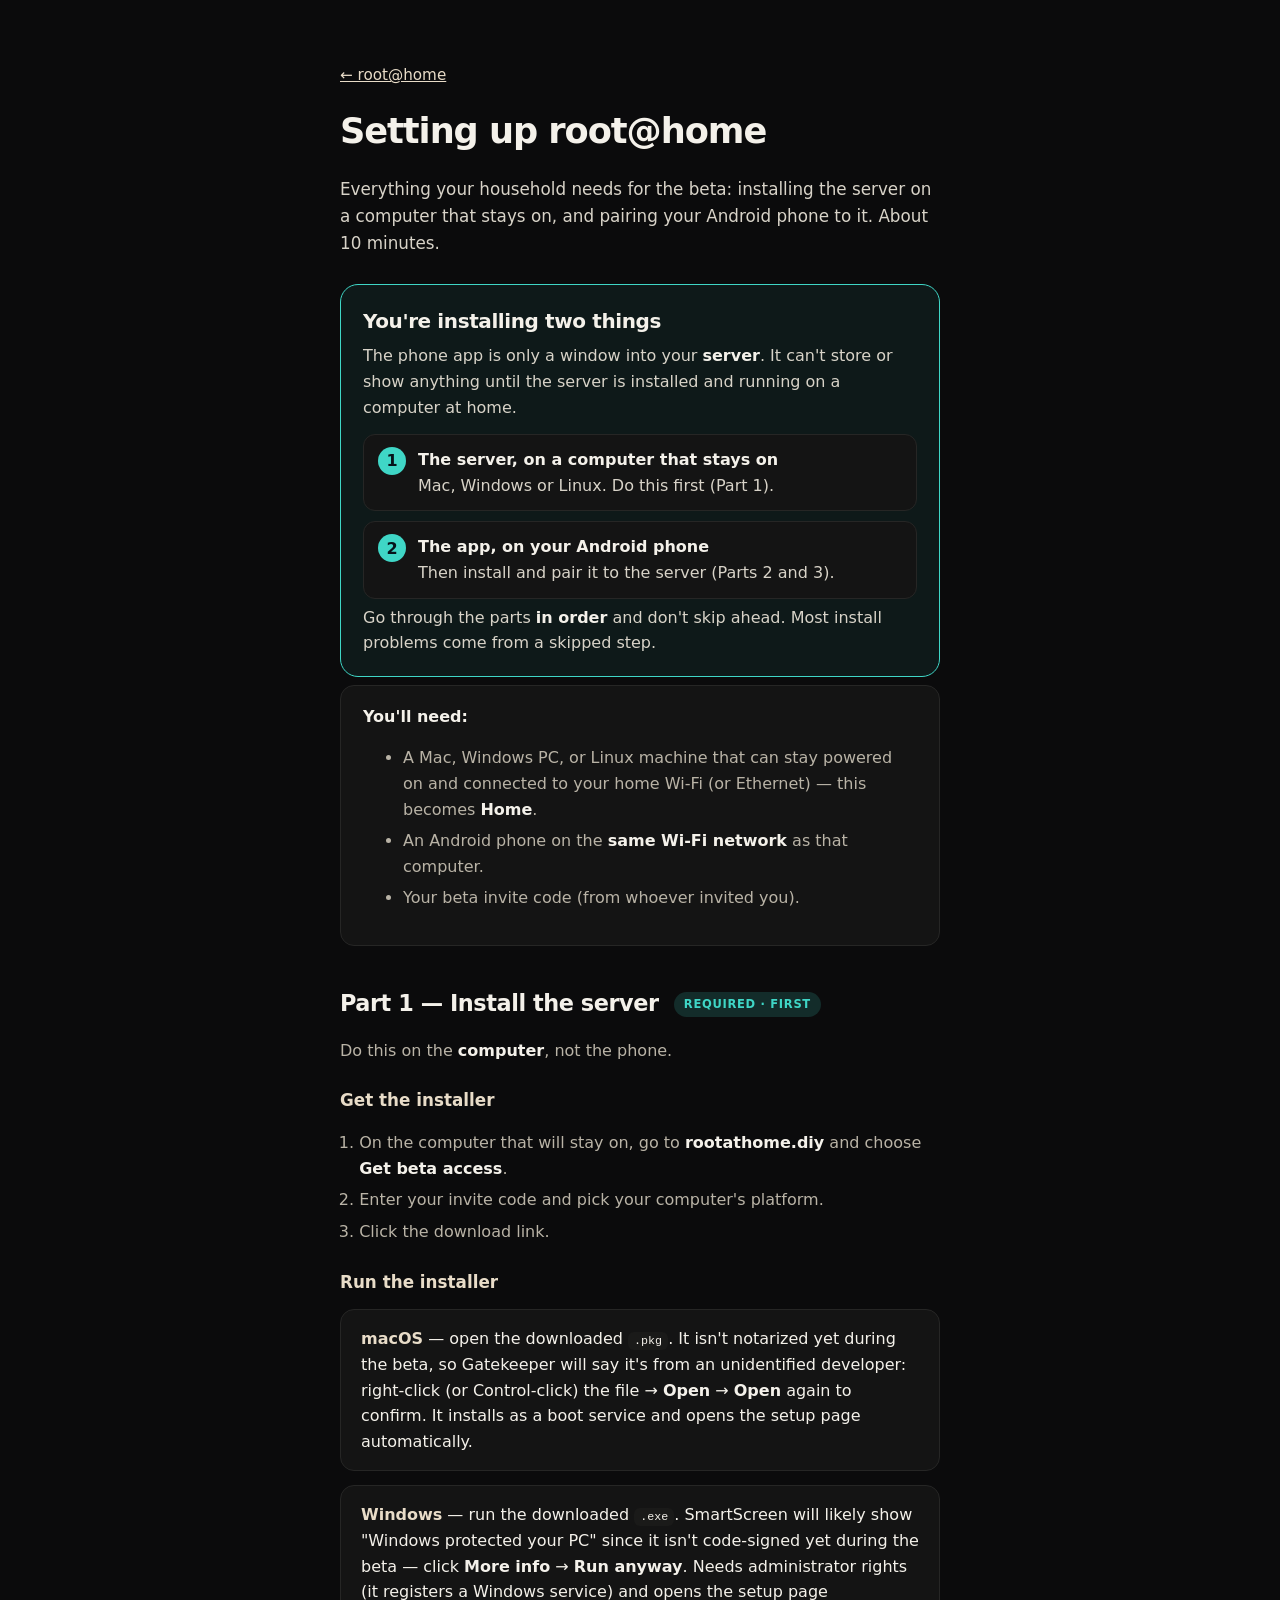
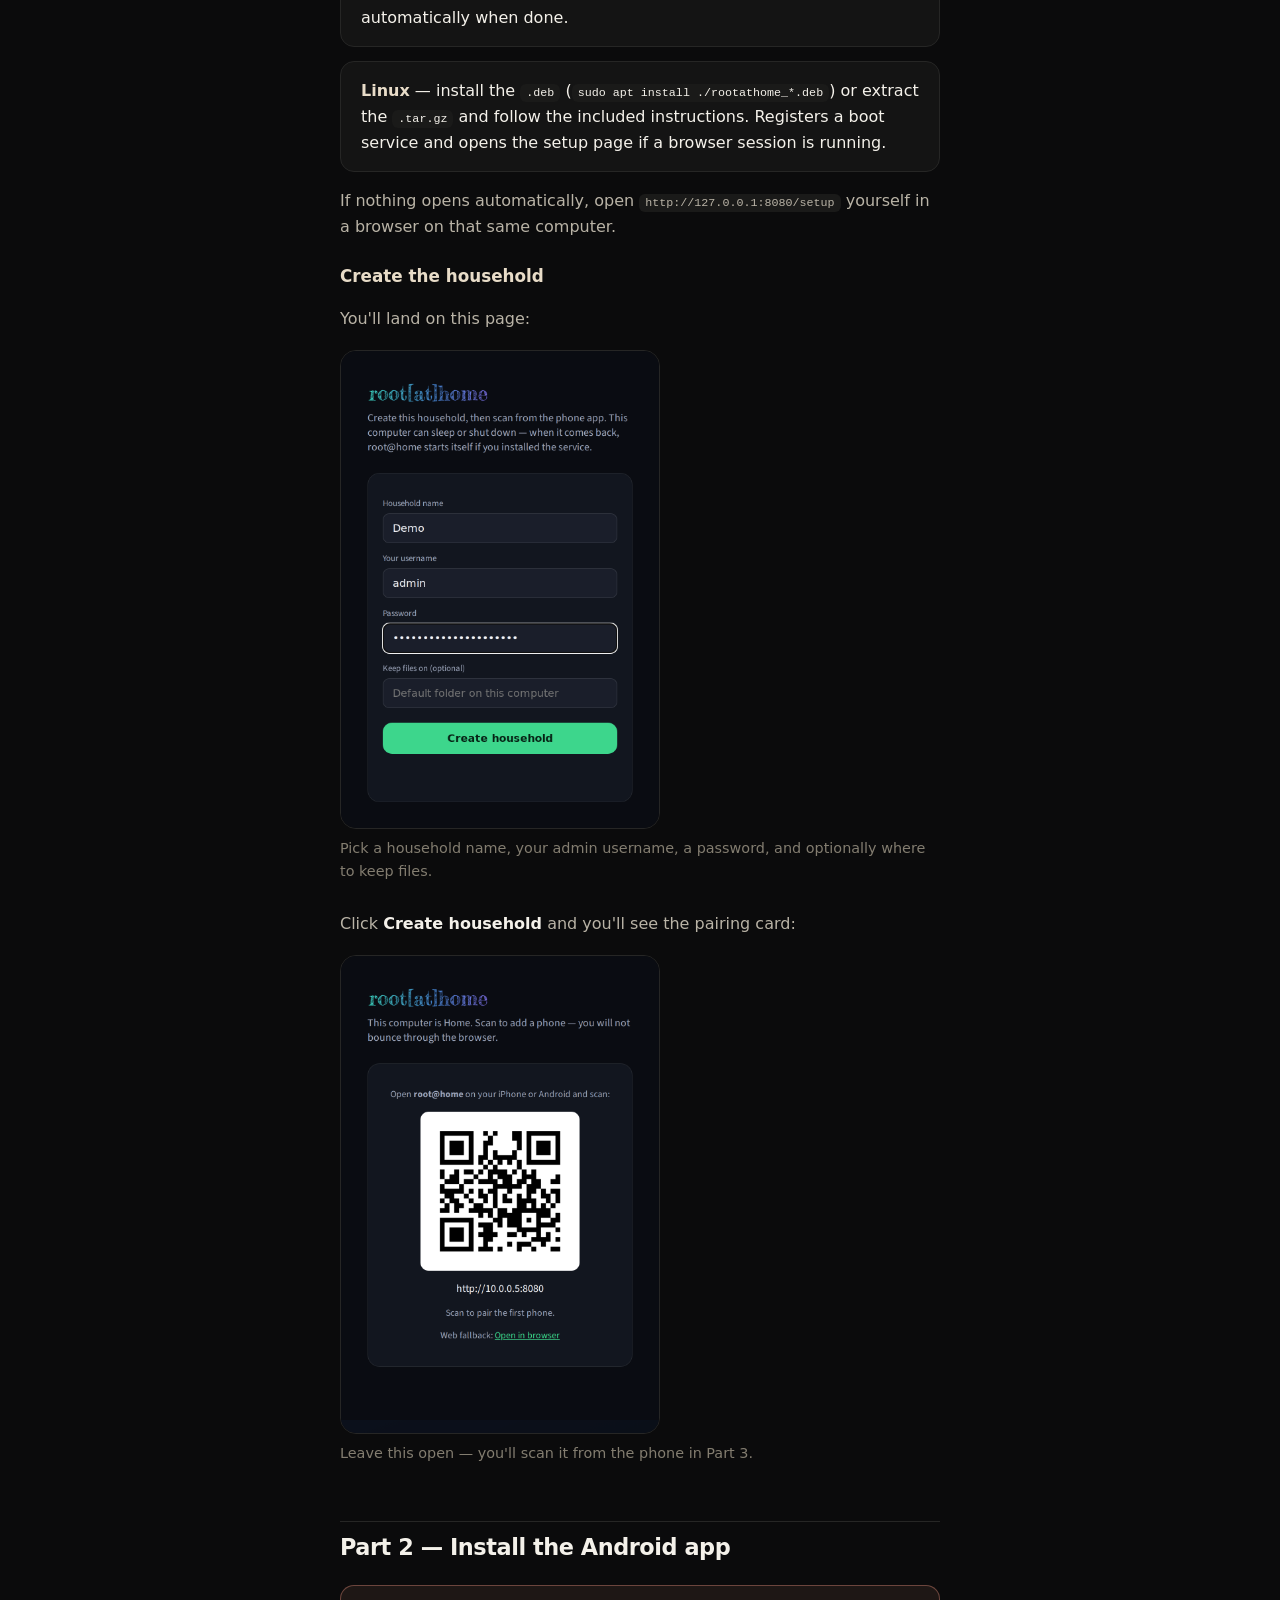
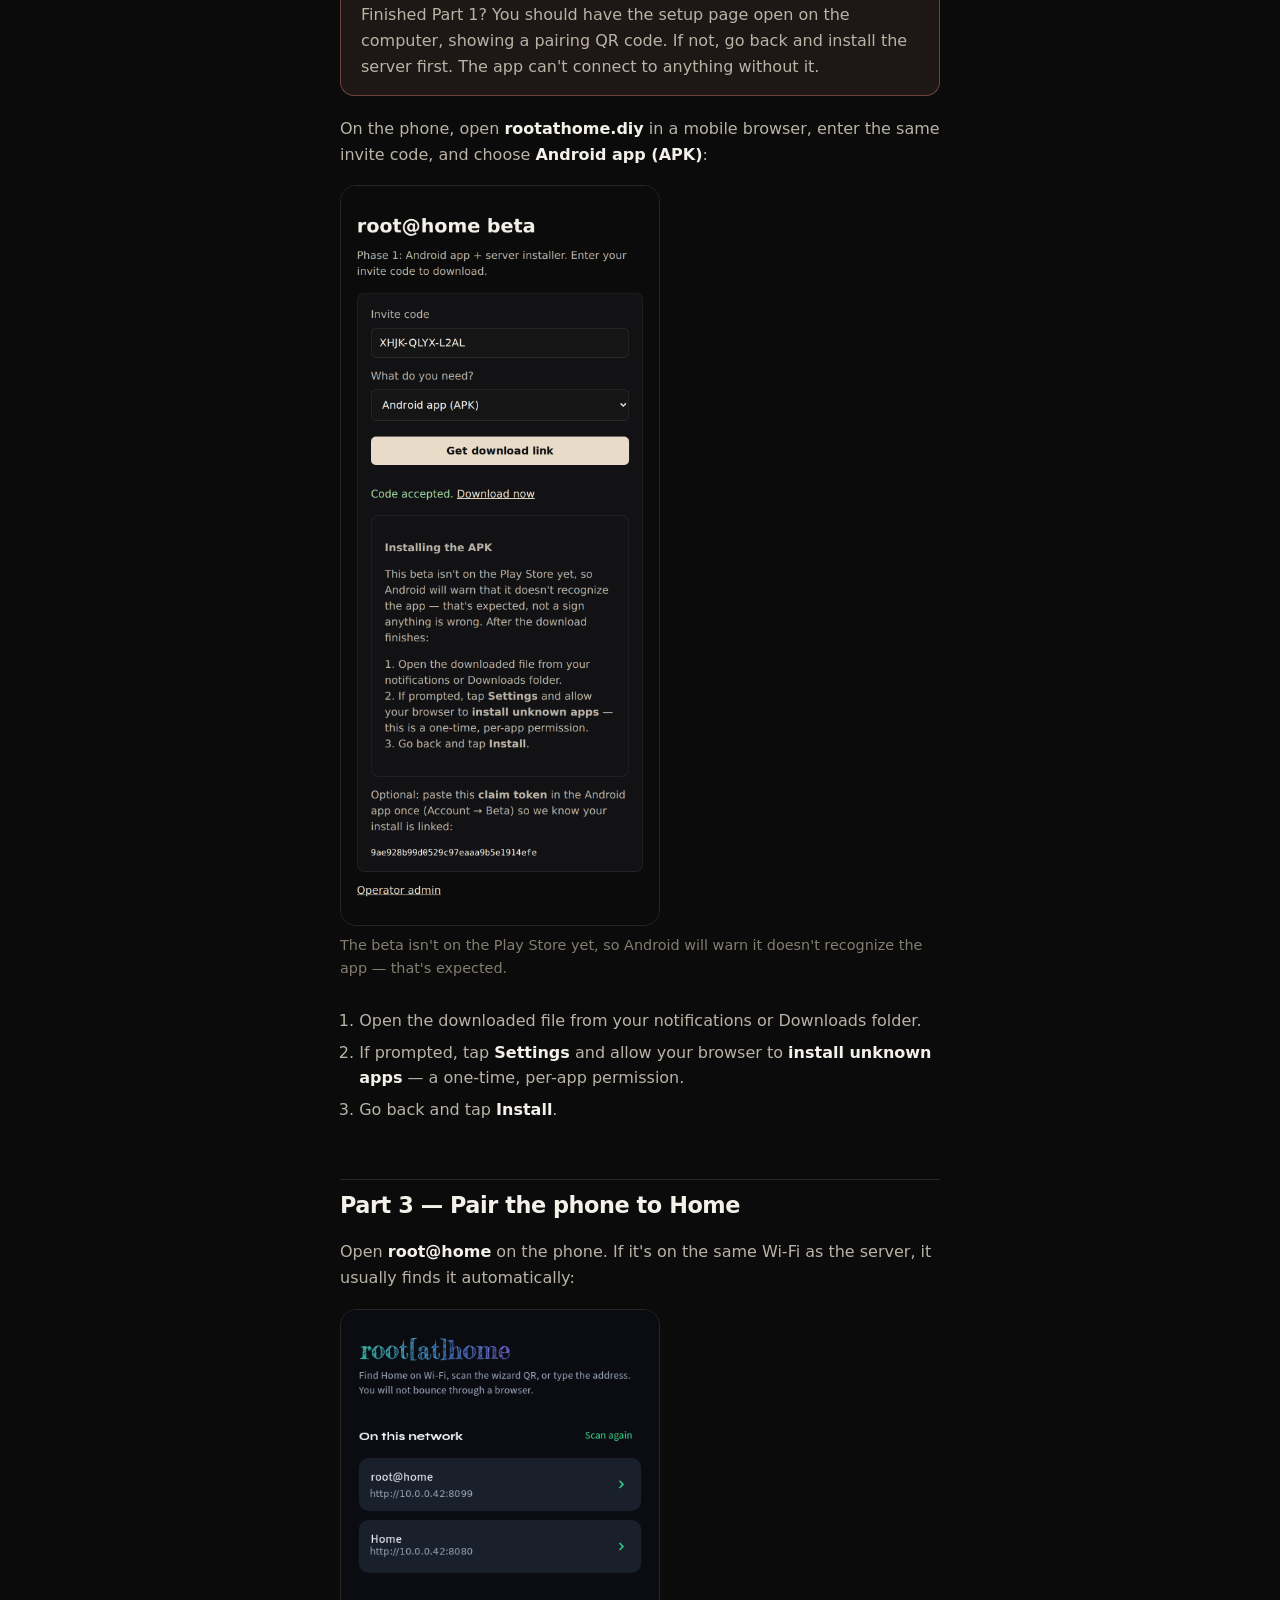
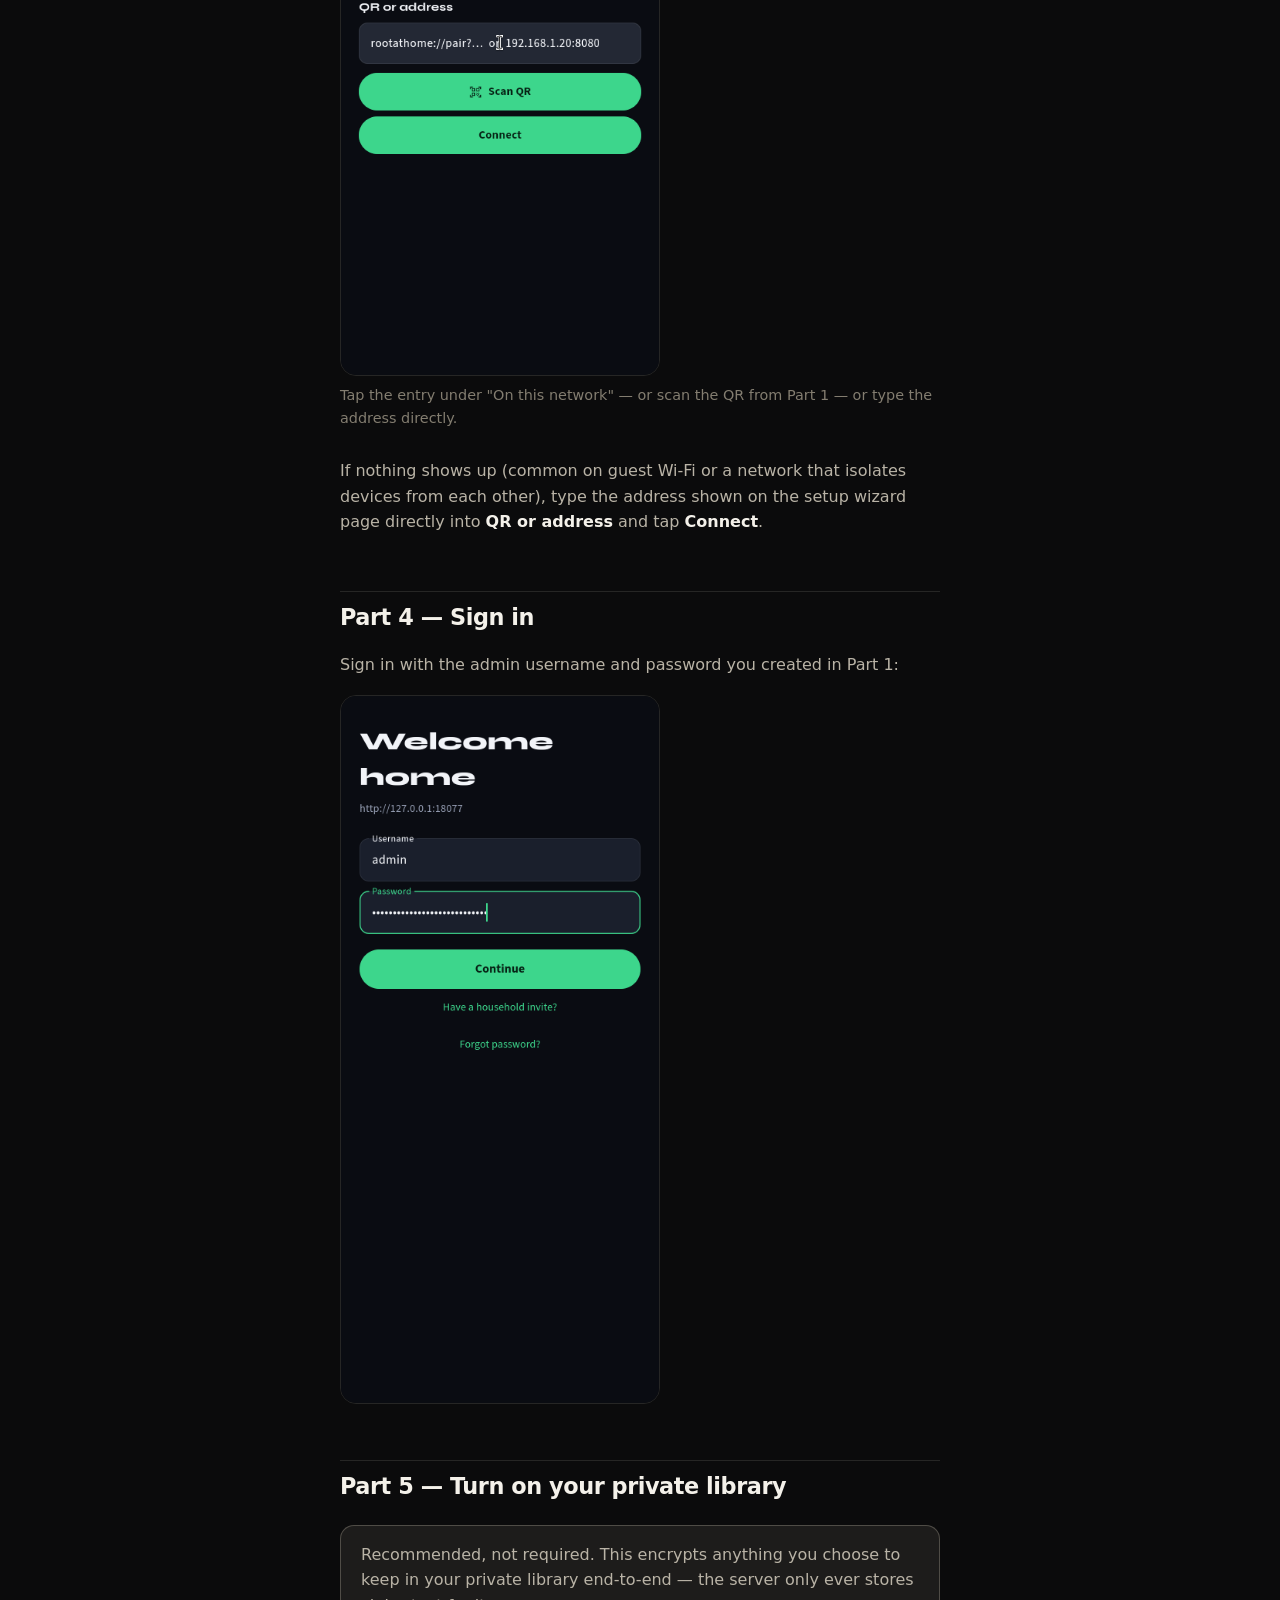
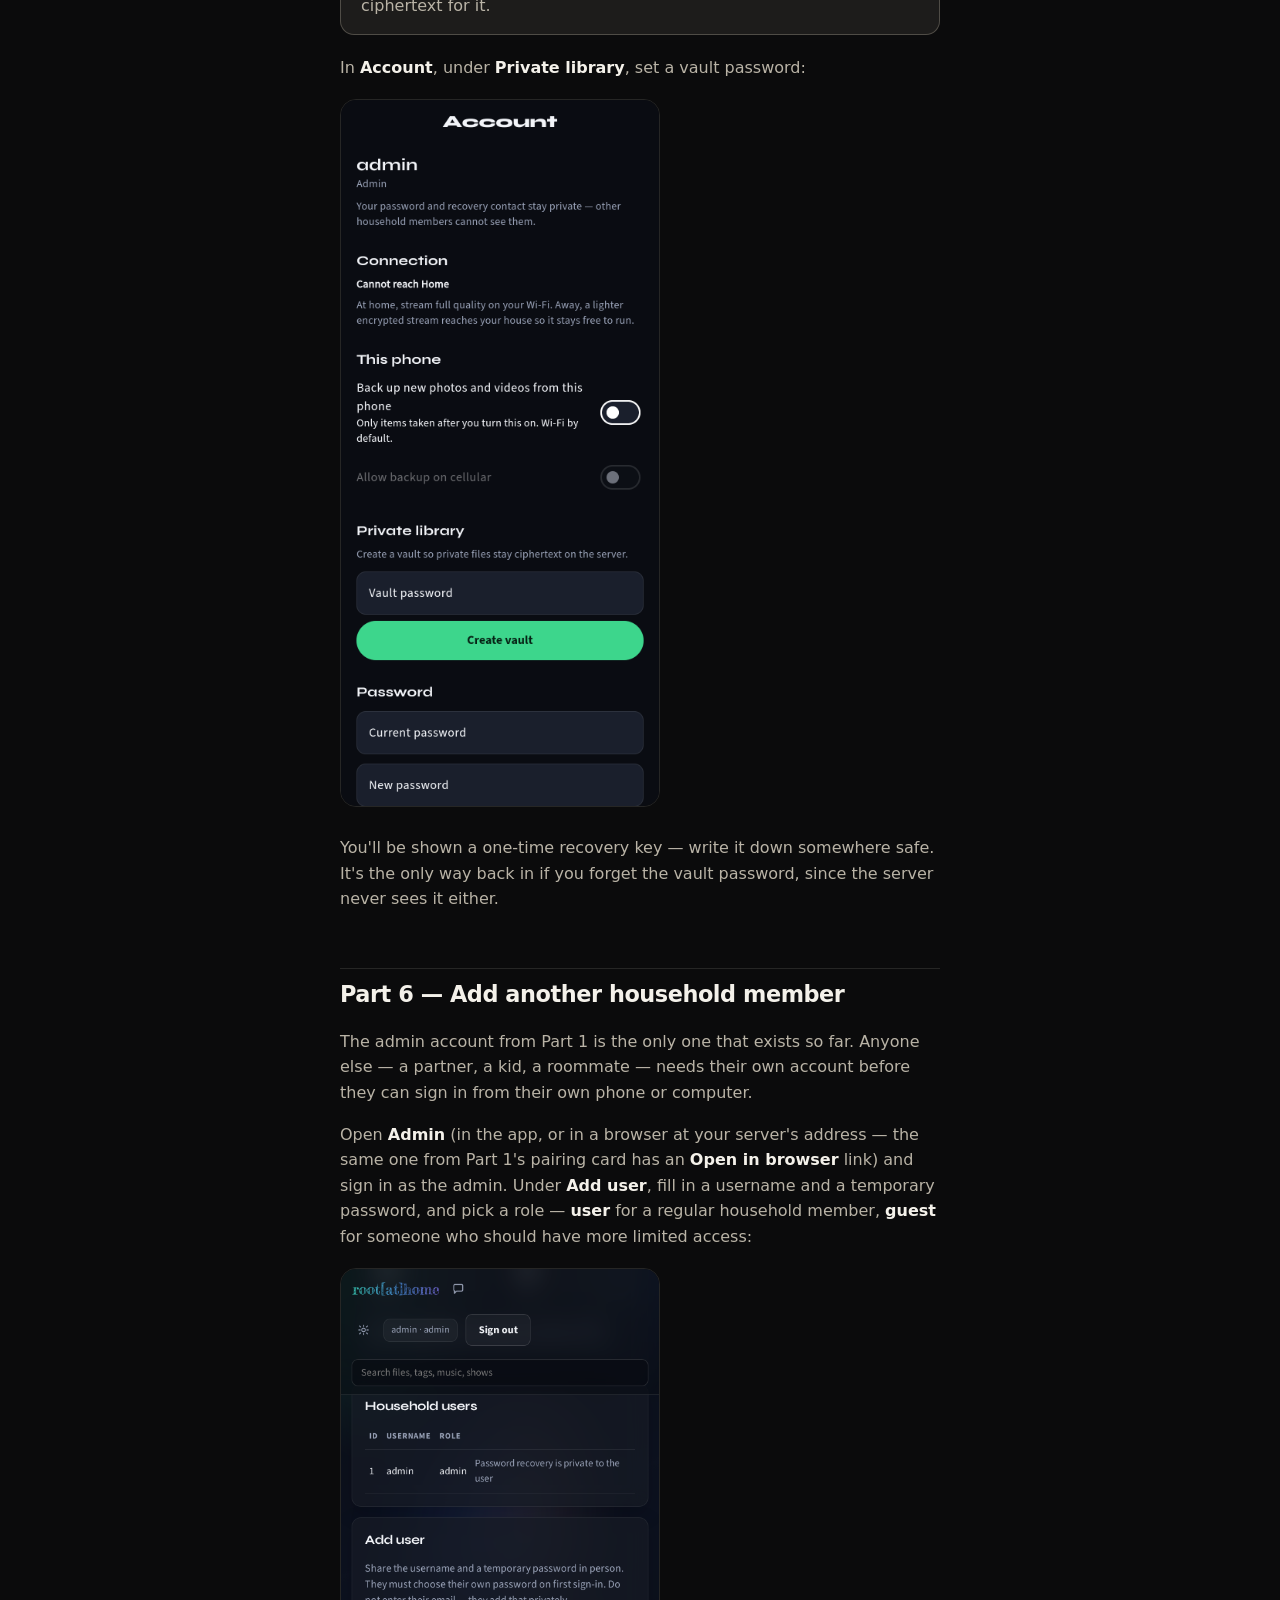
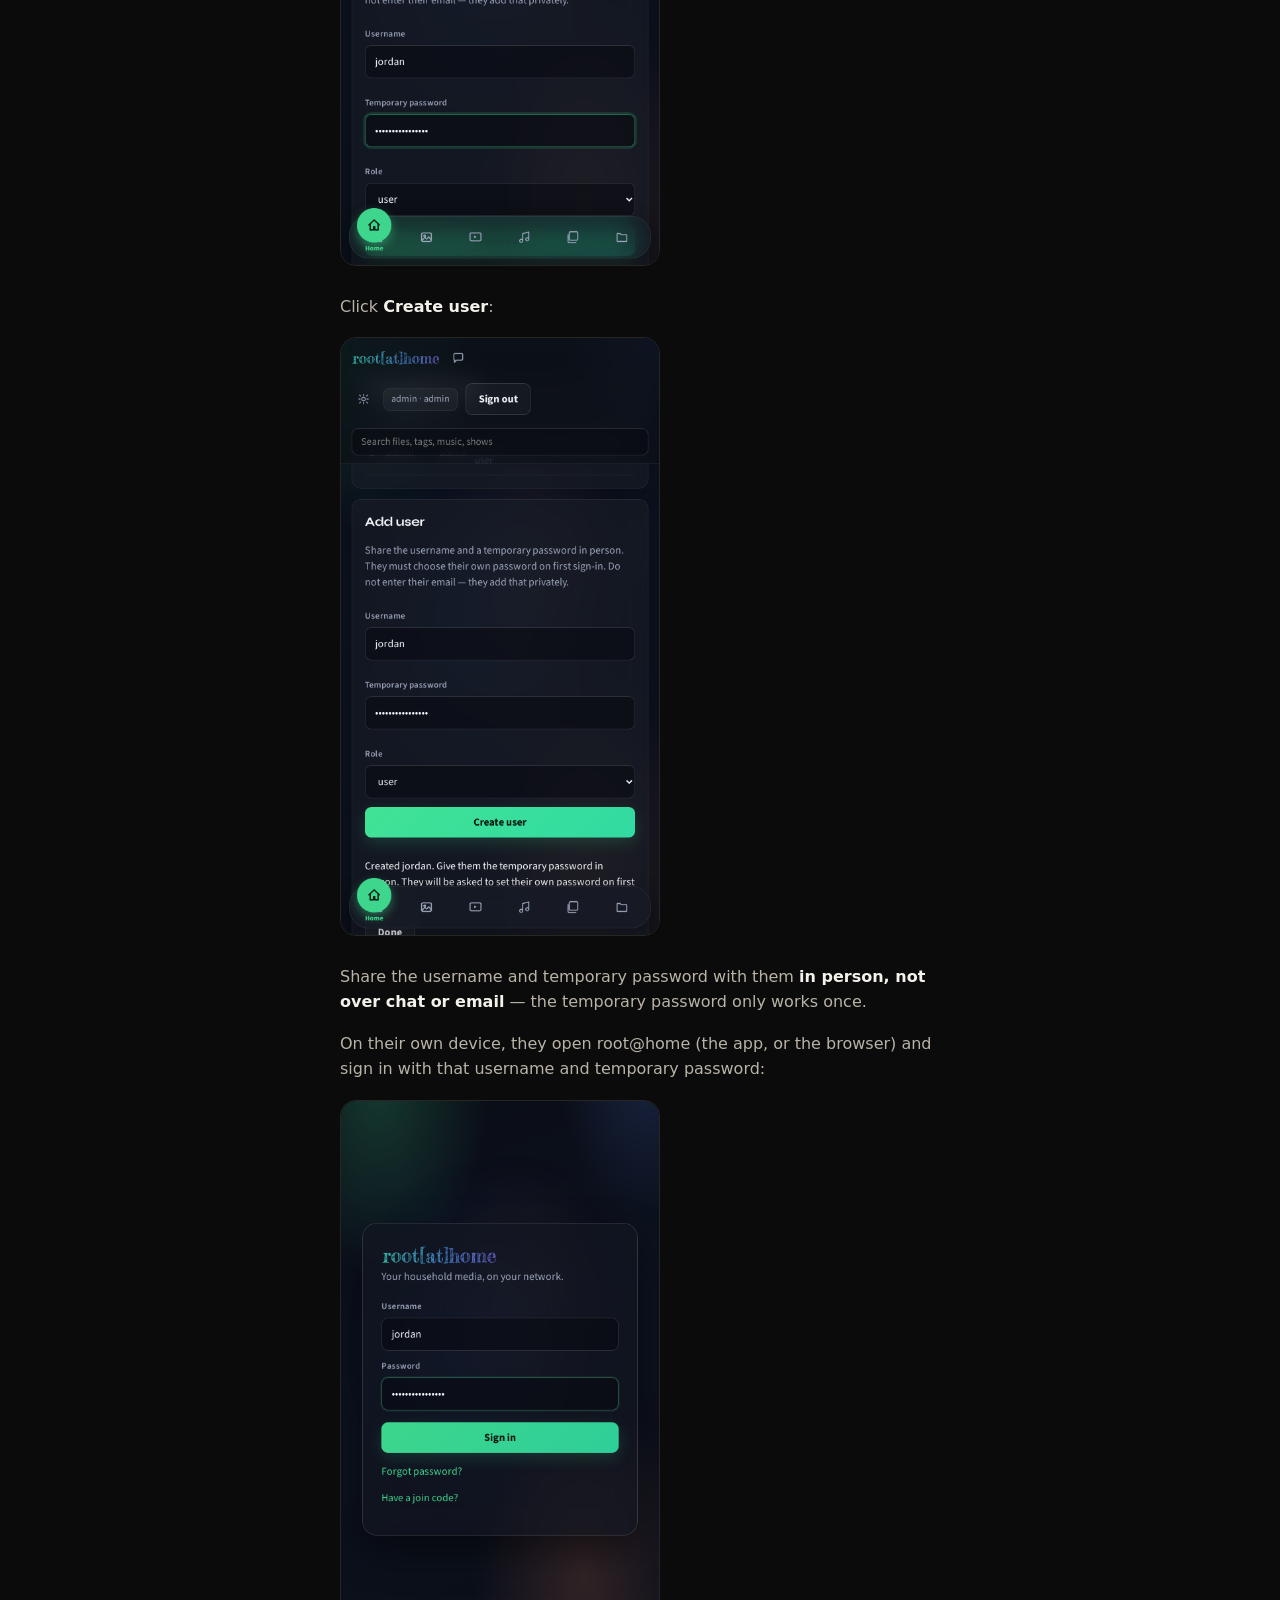
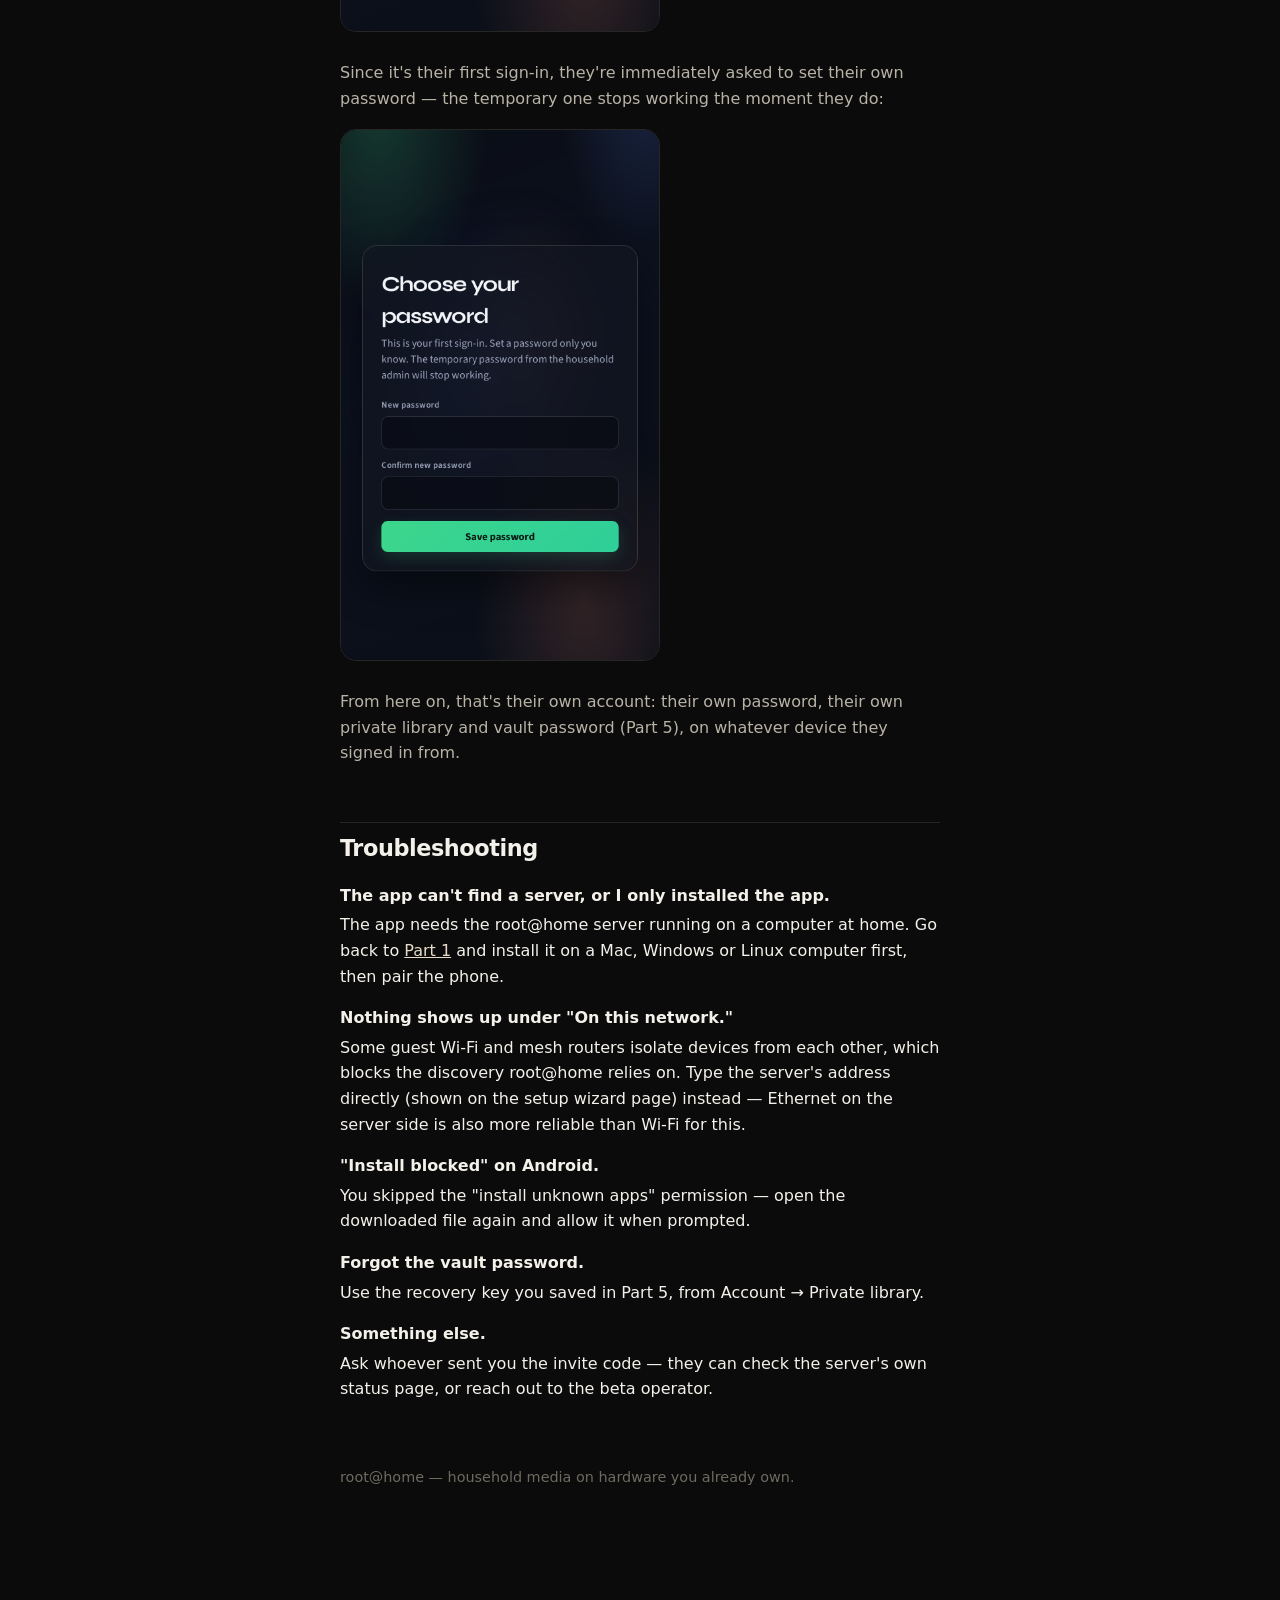
<file: setup-guide/index.html>
<!DOCTYPE html>
<html lang="en">
<head>
  <meta charset="utf-8">
  <meta name="viewport" content="width=device-width, initial-scale=1">
  <title>Setup guide — root@home</title>
  <meta name="description" content="Install the root@home server and pair your phone — about 10 minutes, step by step with screenshots.">
  <style>
    :root { color-scheme: dark; }
    * { box-sizing: border-box; }
    body {
      margin: 0;
      font-family: ui-sans-serif, system-ui, -apple-system, sans-serif;
      background: #0b0b0c;
      color: #f4f1ea;
      line-height: 1.6;
    }
    main { max-width: 40rem; margin: 0 auto; padding: 48px 20px 96px; }
    h1 { font-size: 2.2rem; letter-spacing: -0.03em; margin: 0 0 8px; }
    h2 {
      font-size: 1.4rem;
      letter-spacing: -0.02em;
      margin: 56px 0 4px;
      padding-top: 8px;
      border-top: 1px solid #262625;
    }
    h2:first-of-type { border-top: 0; margin-top: 32px; }
    h3 { font-size: 1.05rem; margin: 24px 0 8px; color: #e8dcc8; }
    p, li { color: #b9b3a6; }
    strong { color: #f4f1ea; }
    a { color: #e8dcc8; }
    .lede { font-size: 1.05rem; color: #d8d3c8; }
    .req { background: #141414; border: 1px solid #262625; border-radius: 14px; padding: 18px 22px; }
    .req li { margin: 6px 0; }
    figure { margin: 18px 0 28px; }
    figure img {
      display: block;
      max-width: 320px;
      width: 100%;
      border-radius: 16px;
      border: 1px solid #262625;
    }
    figcaption { font-size: 0.9rem; color: #837d70; margin-top: 8px; }
    .platform {
      background: #141414;
      border: 1px solid #262625;
      border-radius: 14px;
      padding: 16px 20px;
      margin: 14px 0;
    }
    .platform b { color: #e8dcc8; }
    .callout {
      background: rgba(232, 220, 200, 0.08);
      border: 1px solid rgba(232, 220, 200, 0.25);
      border-radius: 14px;
      padding: 16px 20px;
      margin: 20px 0;
    }
    .steps { padding-left: 1.2rem; }
    .steps li { margin: 6px 0; }
    code { background: #1a1a19; padding: 2px 6px; border-radius: 6px; font-size: 0.9em; }
    .top-link { font-size: 0.95rem; }
    .troubleshoot dt { color: #f4f1ea; font-weight: 650; margin-top: 16px; }
    .troubleshoot dd { margin: 4px 0 0; }
    .overview {
      margin: 28px 0 8px;
      border: 1.5px solid #3fd6c6;
      border-radius: 18px;
      padding: 20px 22px;
      background: rgba(63, 214, 198, 0.07);
    }
    .overview h2 { border: 0; margin: 0 0 6px; padding: 0; font-size: 1.25rem; }
    .overview p { margin: 6px 0 0; color: #d8d3c8; }
    .overview ol { list-style: none; padding: 0; margin: 14px 0 0; display: grid; gap: 10px; }
    .overview li { display: flex; gap: 12px; align-items: flex-start; background: #141414; border: 1px solid #262625; border-radius: 12px; padding: 12px 14px; color: #d8d3c8; }
    .overview .n { flex: 0 0 28px; height: 28px; border-radius: 50%; display: grid; place-items: center; font-weight: 700; background: #3fd6c6; color: #06121a; }
    .overview li b { display: block; color: #f4f1ea; }
    .tag {
      display: inline-block;
      vertical-align: middle;
      margin-left: 8px;
      font-size: 0.72rem;
      font-weight: 700;
      letter-spacing: 0.06em;
      text-transform: uppercase;
      padding: 3px 10px;
      border-radius: 999px;
      background: rgba(63, 214, 198, 0.16);
      color: #3fd6c6;
    }
    .callout.warn {
      background: rgba(255, 159, 134, 0.08);
      border-color: rgba(255, 159, 134, 0.35);
    }
    footer { margin-top: 64px; font-size: 0.9rem; color: #6f6a5f; }
  </style>
</head>
<body>
  <main>
    <p class="top-link"><a href="/">&larr; root@home</a></p>
    <h1>Setting up root@home</h1>
    <p class="lede">Everything your household needs for the beta: installing the server on a
      computer that stays on, and pairing your Android phone to it. About 10 minutes.</p>

    <section class="overview" aria-labelledby="overview-title">
      <h2 id="overview-title">You're installing two things</h2>
      <p>The phone app is only a window into your <strong>server</strong>. It can't store or show
        anything until the server is installed and running on a computer at home.</p>
      <ol>
        <li><span class="n">1</span><div><b>The server, on a computer that stays on</b>Mac, Windows or
          Linux. Do this first (Part 1).</div></li>
        <li><span class="n">2</span><div><b>The app, on your Android phone</b>Then install and pair it
          to the server (Parts 2 and 3).</div></li>
      </ol>
      <p>Go through the parts <strong>in order</strong> and don't skip ahead. Most install problems
        come from a skipped step.</p>
    </section>

    <div class="req">
      <strong>You'll need:</strong>
      <ul>
        <li>A Mac, Windows PC, or Linux machine that can stay powered on and connected to your
          home Wi-Fi (or Ethernet) — this becomes <strong>Home</strong>.</li>
        <li>An Android phone on the <strong>same Wi-Fi network</strong> as that computer.</li>
        <li>Your beta invite code (from whoever invited you).</li>
      </ul>
    </div>

    <h2 id="part-1">Part 1 — Install the server <span class="tag">Required · first</span></h2>
    <p>Do this on the <strong>computer</strong>, not the phone.</p>

    <h3>Get the installer</h3>
    <ol class="steps">
      <li>On the computer that will stay on, go to <strong>rootathome.diy</strong> and choose
        <strong>Get beta access</strong>.</li>
      <li>Enter your invite code and pick your computer's platform.</li>
      <li>Click the download link.</li>
    </ol>

    <h3>Run the installer</h3>
    <div class="platform">
      <b>macOS</b> — open the downloaded <code>.pkg</code>. It isn't notarized yet during the
      beta, so Gatekeeper will say it's from an unidentified developer: right-click (or
      Control-click) the file &rarr; <strong>Open</strong> &rarr; <strong>Open</strong> again to
      confirm. It installs as a boot service and opens the setup page automatically.
    </div>
    <div class="platform">
      <b>Windows</b> — run the downloaded <code>.exe</code>. SmartScreen will likely show
      "Windows protected your PC" since it isn't code-signed yet during the beta — click
      <strong>More info</strong> &rarr; <strong>Run anyway</strong>. Needs administrator rights
      (it registers a Windows service) and opens the setup page automatically when done.
    </div>
    <div class="platform">
      <b>Linux</b> — install the <code>.deb</code>
      (<code>sudo apt install ./rootathome_*.deb</code>) or extract the <code>.tar.gz</code> and
      follow the included instructions. Registers a boot service and opens the setup page if a
      browser session is running.
    </div>
    <p>If nothing opens automatically, open <code>http://127.0.0.1:8080/setup</code> yourself in
      a browser on that same computer.</p>

    <h3>Create the household</h3>
    <p>You'll land on this page:</p>
    <figure>
      <img src="assets/setup-wizard-filled.png" alt="Setup wizard with household name, username, and password filled in">
      <figcaption>Pick a household name, your admin username, a password, and optionally where to keep files.</figcaption>
    </figure>
    <p>Click <strong>Create household</strong> and you'll see the pairing card:</p>
    <figure>
      <img src="assets/setup-wizard-paired.png" alt="Setup wizard showing a QR code to pair the first phone">
      <figcaption>Leave this open — you'll scan it from the phone in Part 3.</figcaption>
    </figure>

    <h2>Part 2 — Install the Android app</h2>
    <p class="callout warn">Finished Part 1? You should have the setup page open on the computer,
      showing a pairing QR code. If not, go back and install the server first. The app can't
      connect to anything without it.</p>
    <p>On the phone, open <strong>rootathome.diy</strong> in a mobile browser, enter the same
      invite code, and choose <strong>Android app (APK)</strong>:</p>
    <figure>
      <img src="assets/download-android.png" alt="Download page showing Android install instructions after redeeming a code">
      <figcaption>The beta isn't on the Play Store yet, so Android will warn it doesn't recognize the app — that's expected.</figcaption>
    </figure>
    <ol class="steps">
      <li>Open the downloaded file from your notifications or Downloads folder.</li>
      <li>If prompted, tap <strong>Settings</strong> and allow your browser to
        <strong>install unknown apps</strong> — a one-time, per-app permission.</li>
      <li>Go back and tap <strong>Install</strong>.</li>
    </ol>

    <h2>Part 3 — Pair the phone to Home</h2>
    <p>Open <strong>root@home</strong> on the phone. If it's on the same Wi-Fi as the server, it
      usually finds it automatically:</p>
    <figure>
      <img src="assets/app-pair-screen.png" alt="Pair screen listing a discovered server on the local network">
      <figcaption>Tap the entry under "On this network" — or scan the QR from Part 1 — or type the address directly.</figcaption>
    </figure>
    <p>If nothing shows up (common on guest Wi-Fi or a network that isolates devices from each
      other), type the address shown on the setup wizard page directly into <strong>QR or
      address</strong> and tap <strong>Connect</strong>.</p>

    <h2>Part 4 — Sign in</h2>
    <p>Sign in with the admin username and password you created in Part 1:</p>
    <figure>
      <img src="assets/app-login-screen.png" alt="Login screen with username and password fields">
    </figure>

    <h2>Part 5 — Turn on your private library</h2>
    <p class="callout">Recommended, not required. This encrypts anything you choose to keep in
      your private library end-to-end — the server only ever stores ciphertext for it.</p>
    <p>In <strong>Account</strong>, under <strong>Private library</strong>, set a vault
      password:</p>
    <figure>
      <img src="assets/app-account-vault.png" alt="Account screen showing the Private library vault setup section">
    </figure>
    <p>You'll be shown a one-time recovery key — write it down somewhere safe. It's the only way
      back in if you forget the vault password, since the server never sees it either.</p>

    <h2>Part 6 — Add another household member</h2>
    <p>The admin account from Part 1 is the only one that exists so far. Anyone else — a
      partner, a kid, a roommate — needs their own account before they can sign in from their
      own phone or computer.</p>
    <p>Open <strong>Admin</strong> (in the app, or in a browser at your server's address — the
      same one from Part 1's pairing card has an <strong>Open in browser</strong> link) and sign
      in as the admin. Under <strong>Add user</strong>, fill in a username and a temporary
      password, and pick a role — <strong>user</strong> for a regular household member,
      <strong>guest</strong> for someone who should have more limited access:</p>
    <figure>
      <img src="assets/admin-add-user-filled.png" alt="Admin screen, Add user form filled in with a username, temporary password, and role">
    </figure>
    <p>Click <strong>Create user</strong>:</p>
    <figure>
      <img src="assets/admin-add-user-created.png" alt="Admin screen after creating a user, showing the confirmation message">
    </figure>
    <p>Share the username and temporary password with them <strong>in person, not over chat or
      email</strong> — the temporary password only works once.</p>
    <p>On their own device, they open root@home (the app, or the browser) and sign in with that
      username and temporary password:</p>
    <figure>
      <img src="assets/web-login-second-device.png" alt="Sign-in screen with a new user's username and temporary password entered">
    </figure>
    <p>Since it's their first sign-in, they're immediately asked to set their own password — the
      temporary one stops working the moment they do:</p>
    <figure>
      <img src="assets/web-forced-password.png" alt="Choose your password screen shown on first sign-in">
    </figure>
    <p>From here on, that's their own account: their own password, their own private library and
      vault password (Part 5), on whatever device they signed in from.</p>

    <h2>Troubleshooting</h2>
    <dl class="troubleshoot">
      <dt>The app can't find a server, or I only installed the app.</dt>
      <dd>The app needs the root@home server running on a computer at home. Go back to
        <a href="#part-1">Part 1</a> and install it on a Mac, Windows or Linux computer first,
        then pair the phone.</dd>
      <dt>Nothing shows up under "On this network."</dt>
      <dd>Some guest Wi-Fi and mesh routers isolate devices from each other, which blocks the
        discovery root@home relies on. Type the server's address directly (shown on the setup
        wizard page) instead — Ethernet on the server side is also more reliable than Wi-Fi for
        this.</dd>
      <dt>"Install blocked" on Android.</dt>
      <dd>You skipped the "install unknown apps" permission — open the downloaded file again and
        allow it when prompted.</dd>
      <dt>Forgot the vault password.</dt>
      <dd>Use the recovery key you saved in Part 5, from Account &rarr; Private library.</dd>
      <dt>Something else.</dt>
      <dd>Ask whoever sent you the invite code — they can check the server's own status page, or
        reach out to the beta operator.</dd>
    </dl>

    <footer>root@home — household media on hardware you already own.</footer>
  </main>
</body>
</html>
</file>
